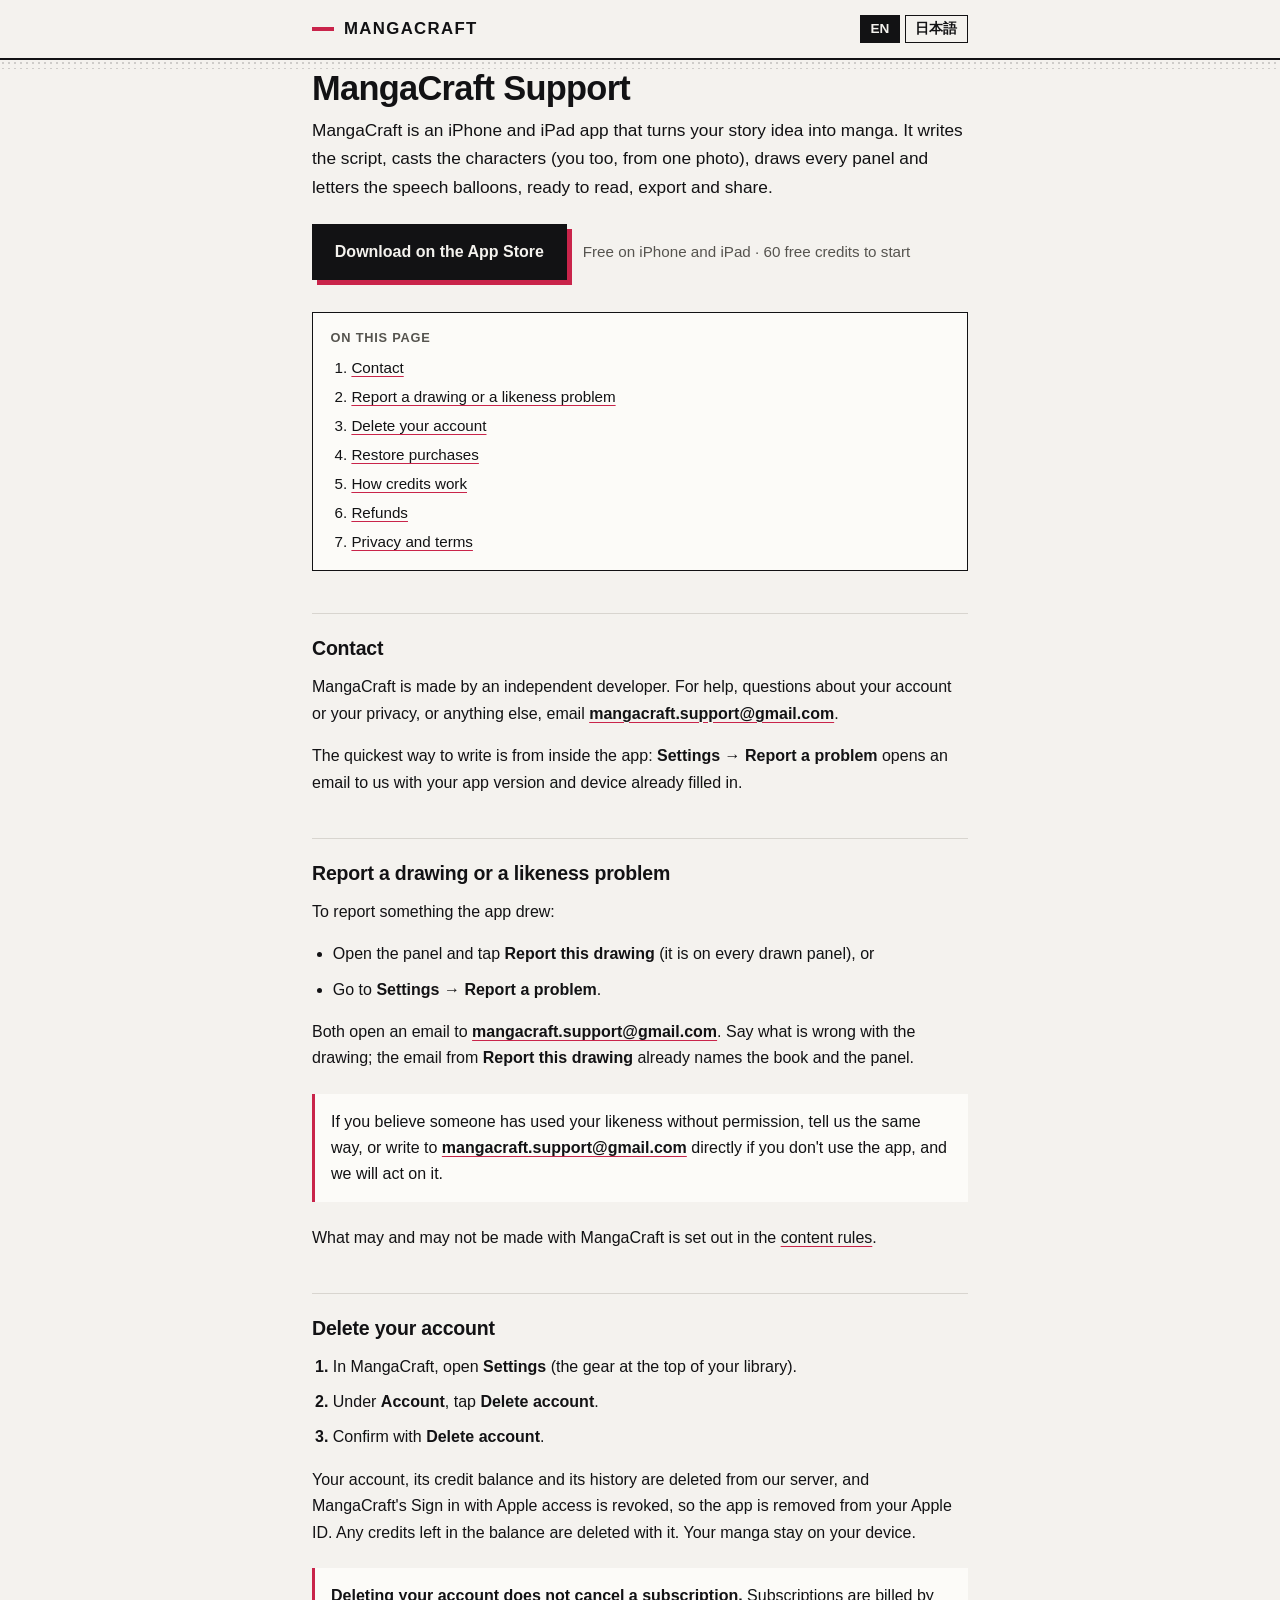
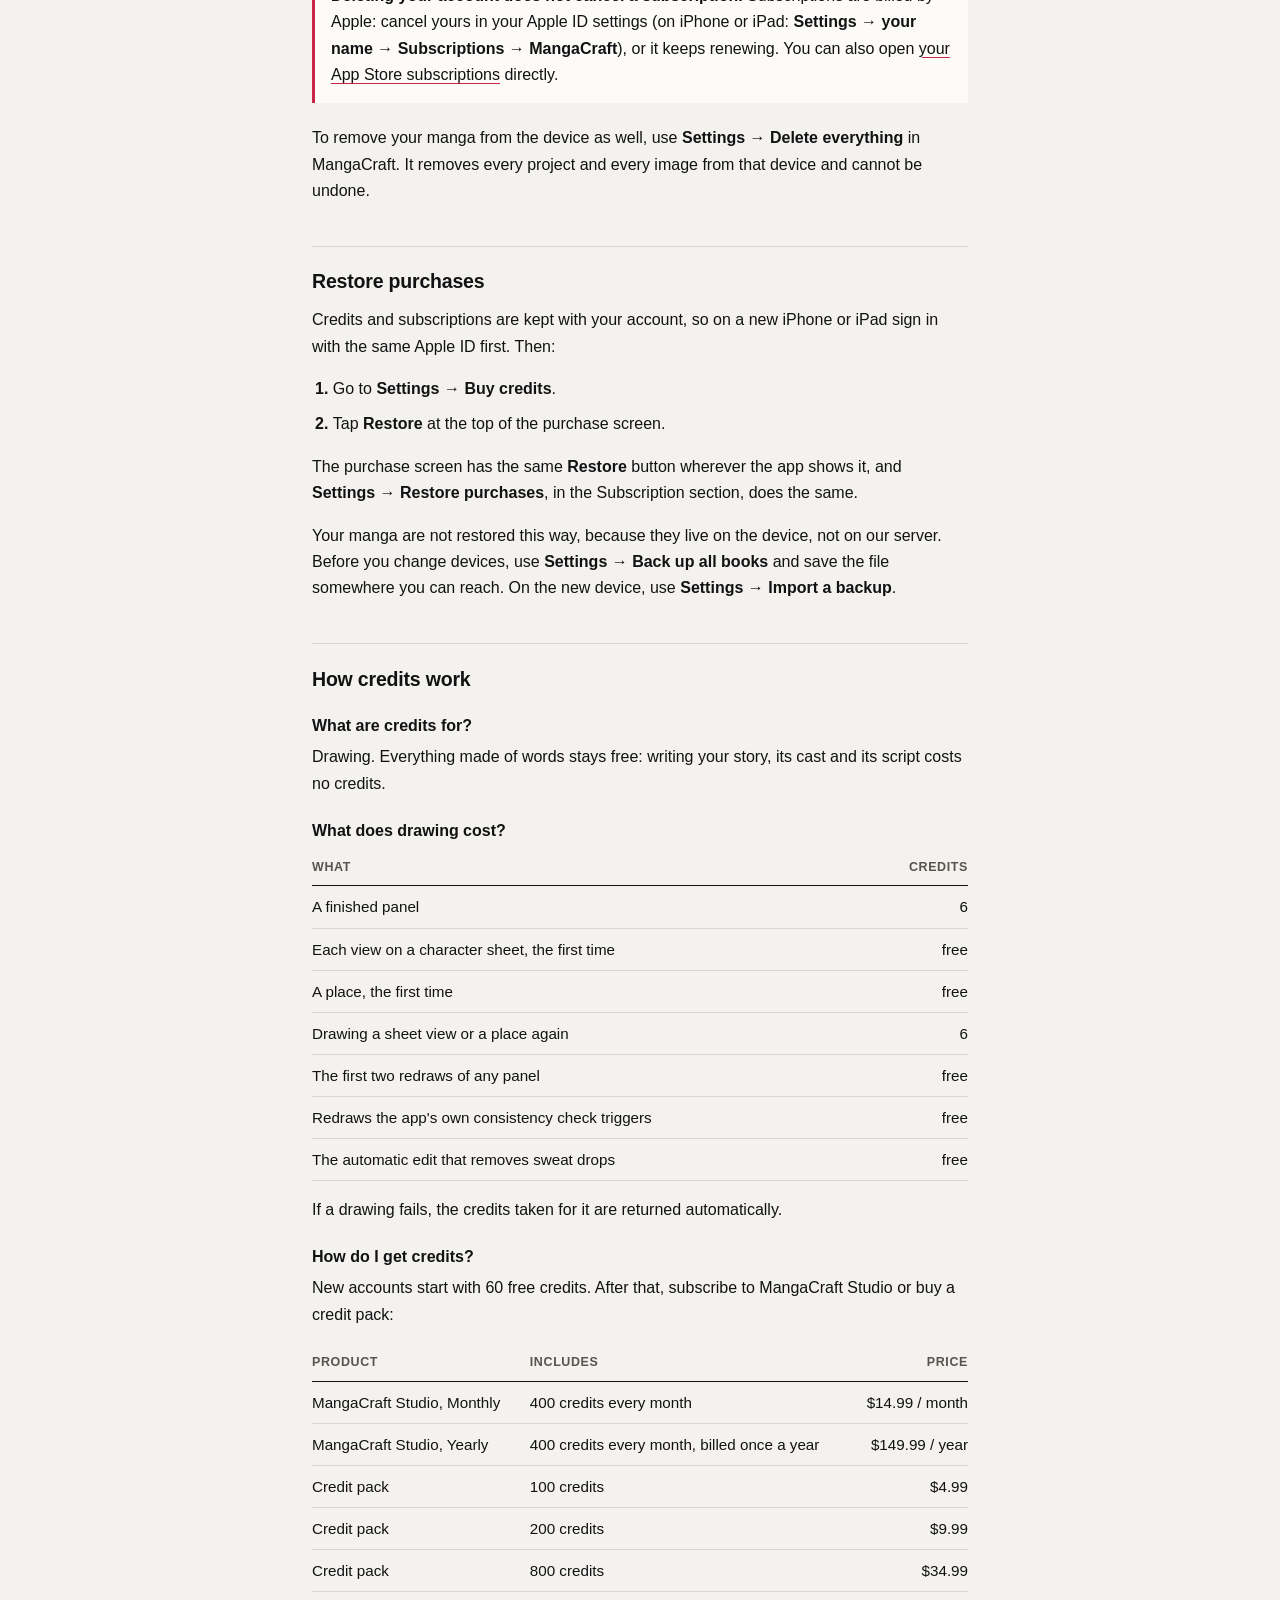
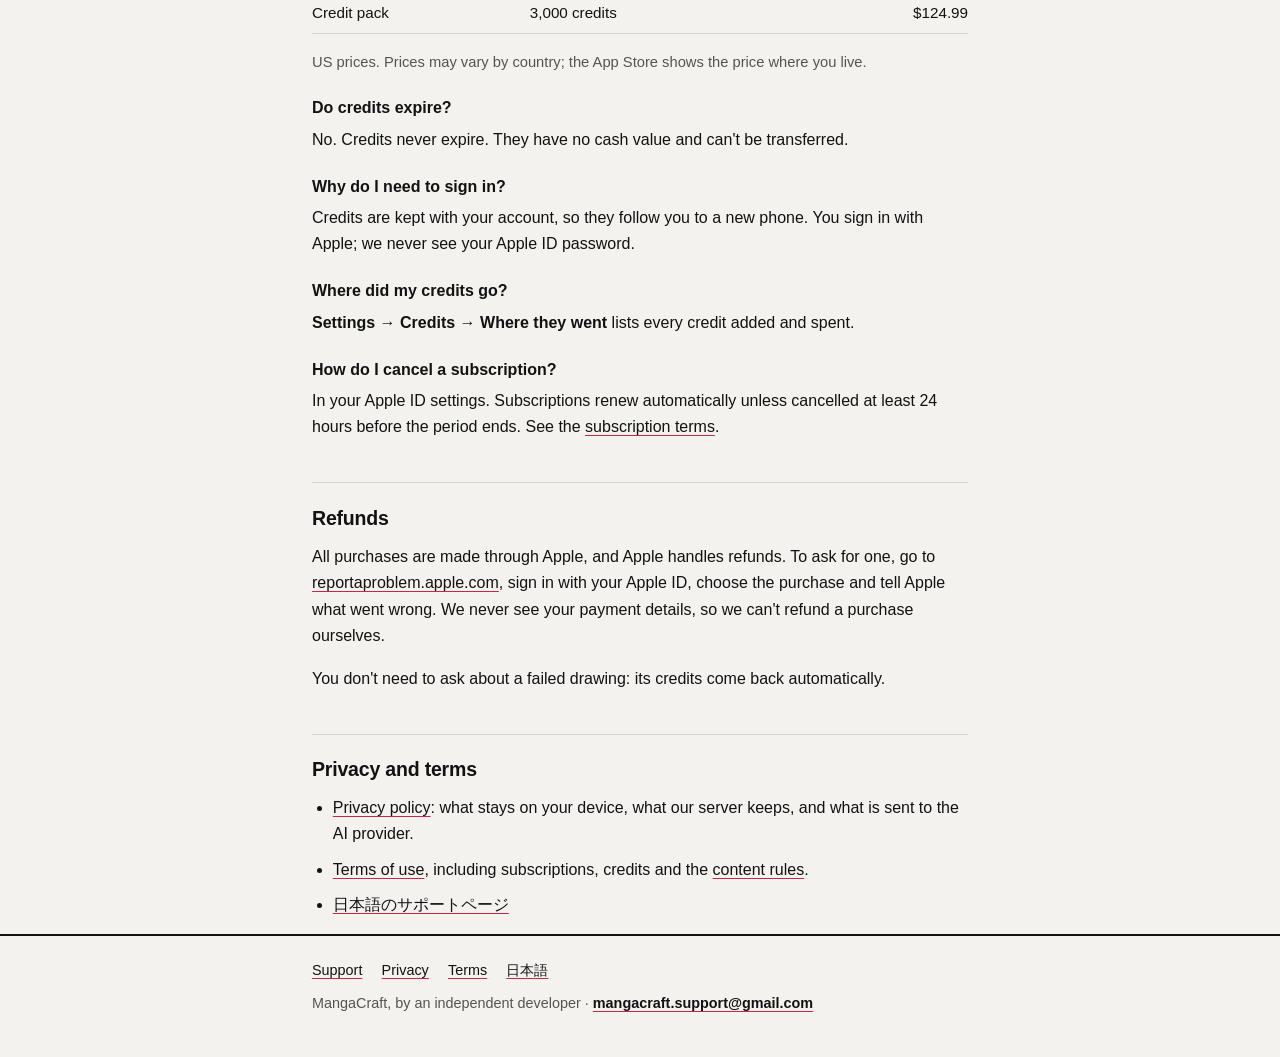
<file: index.html>
<!DOCTYPE html>
<html lang="en">
<head>
<meta charset="utf-8">
<meta name="viewport" content="width=device-width, initial-scale=1">
<meta name="color-scheme" content="light dark">
<title>MangaCraft Support</title>
<meta name="description" content="Help with MangaCraft: contact, reporting a drawing, deleting your account, restoring purchases, credits and refunds.">
<link rel="stylesheet" href="style.css">
<link rel="alternate" hreflang="en" href="index.html">
<link rel="alternate" hreflang="ja" href="ja/index.html">
</head>
<body>
<a class="skip" href="#main">Skip to content</a>
<header class="site-header">
  <div class="wrap">
    <a class="brand" href="index.html">MangaCraft</a>
    <nav class="lang" aria-label="Language">
      <a href="index.html" hreflang="en" lang="en" aria-current="page">EN</a>
      <a href="ja/index.html" hreflang="ja" lang="ja">日本語</a>
    </nav>
  </div>
</header>
<div class="tone" aria-hidden="true"></div>

<main id="main" class="wrap">

<h1>MangaCraft Support</h1>
<p class="lead">MangaCraft is an iPhone and iPad app that turns your story idea into manga. It writes the script, casts the characters (you too, from one photo), draws every panel and letters the speech balloons, ready to read, export and share.</p>
<p class="get"><a class="get-button" href="https://apps.apple.com/app/id6819908561">Download on the App Store</a> <span class="get-note">Free on iPhone and iPad · 60 free credits to start</span></p>

<nav class="toc" aria-label="On this page">
  <p>On this page</p>
  <ol>
    <li><a href="#contact">Contact</a></li>
    <li><a href="#report">Report a drawing or a likeness problem</a></li>
    <li><a href="#delete">Delete your account</a></li>
    <li><a href="#restore">Restore purchases</a></li>
    <li><a href="#credits">How credits work</a></li>
    <li><a href="#refunds">Refunds</a></li>
    <li><a href="#legal">Privacy and terms</a></li>
  </ol>
</nav>

<h2 id="contact">Contact</h2>
<p>MangaCraft is made by an independent developer. For help, questions about your account or your privacy, or anything else, email <a href="mailto:mangacraft.support@gmail.com">mangacraft.support@gmail.com</a>.</p>
<p>The quickest way to write is from inside the app: <span class="ui">Settings → Report a problem</span> opens an email to us with your app version and device already filled in.</p>

<h2 id="report">Report a drawing or a likeness problem</h2>
<p>To report something the app drew:</p>
<ul>
  <li>Open the panel and tap <span class="ui">Report this drawing</span> (it is on every drawn panel), or</li>
  <li>Go to <span class="ui">Settings → Report a problem</span>.</li>
</ul>
<p>Both open an email to <a href="mailto:mangacraft.support@gmail.com">mangacraft.support@gmail.com</a>. Say what is wrong with the drawing; the email from <span class="ui">Report this drawing</span> already names the book and the panel.</p>
<div class="box">
  <p>If you believe someone has used your likeness without permission, tell us the same way, or write to <a href="mailto:mangacraft.support@gmail.com">mangacraft.support@gmail.com</a> directly if you don't use the app, and we will act on it.</p>
</div>
<p>What may and may not be made with MangaCraft is set out in the <a href="terms.html#content-rules">content rules</a>.</p>

<h2 id="delete">Delete your account</h2>
<ol class="steps">
  <li>In MangaCraft, open <span class="ui">Settings</span> (the gear at the top of your library).</li>
  <li>Under <span class="ui">Account</span>, tap <span class="ui">Delete account</span>.</li>
  <li>Confirm with <span class="ui">Delete account</span>.</li>
</ol>
<p>Your account, its credit balance and its history are deleted from our server, and MangaCraft's Sign in with Apple access is revoked, so the app is removed from your Apple ID. Any credits left in the balance are deleted with it. Your manga stay on your device.</p>
<div class="box">
  <p><strong>Deleting your account does not cancel a subscription.</strong> Subscriptions are billed by Apple: cancel yours in your Apple ID settings (on iPhone or iPad: <span class="ui">Settings → your name → Subscriptions → MangaCraft</span>), or it keeps renewing. You can also open <a href="https://apps.apple.com/account/subscriptions">your App Store subscriptions</a> directly.</p>
</div>
<p>To remove your manga from the device as well, use <span class="ui">Settings → Delete everything</span> in MangaCraft. It removes every project and every image from that device and cannot be undone.</p>

<h2 id="restore">Restore purchases</h2>
<p>Credits and subscriptions are kept with your account, so on a new iPhone or iPad sign in with the same Apple ID first. Then:</p>
<ol class="steps">
  <li>Go to <span class="ui">Settings → Buy credits</span>.</li>
  <li>Tap <span class="ui">Restore</span> at the top of the purchase screen.</li>
</ol>
<p>The purchase screen has the same <span class="ui">Restore</span> button wherever the app shows it, and <span class="ui">Settings → Restore purchases</span>, in the Subscription section, does the same.</p>
<p>Your manga are not restored this way, because they live on the device, not on our server. Before you change devices, use <span class="ui">Settings → Back up all books</span> and save the file somewhere you can reach. On the new device, use <span class="ui">Settings → Import a backup</span>.</p>

<h2 id="credits">How credits work</h2>
<dl class="faq">
  <dt>What are credits for?</dt>
  <dd><p>Drawing. Everything made of words stays free: writing your story, its cast and its script costs no credits.</p></dd>

  <dt>What does drawing cost?</dt>
  <dd>
    <div class="table-wrap">
      <table>
        <thead><tr><th scope="col">What</th><th scope="col" class="num">Credits</th></tr></thead>
        <tbody>
          <tr><td>A finished panel</td><td class="num">6</td></tr>
          <tr><td>Each view on a character sheet, the first time</td><td class="num">free</td></tr>
          <tr><td>A place, the first time</td><td class="num">free</td></tr>
          <tr><td>Drawing a sheet view or a place again</td><td class="num">6</td></tr>
          <tr><td>The first two redraws of any panel</td><td class="num">free</td></tr>
          <tr><td>Redraws the app's own consistency check triggers</td><td class="num">free</td></tr>
          <tr><td>The automatic edit that removes sweat drops</td><td class="num">free</td></tr>
        </tbody>
      </table>
    </div>
    <p>If a drawing fails, the credits taken for it are returned automatically.</p>
  </dd>

  <dt>How do I get credits?</dt>
  <dd>
    <p>New accounts start with 60 free credits. After that, subscribe to MangaCraft Studio or buy a credit pack:</p>
    <div class="table-wrap">
      <table>
        <thead><tr><th scope="col">Product</th><th scope="col">Includes</th><th scope="col" class="num">Price</th></tr></thead>
        <tbody>
          <tr><td>MangaCraft Studio, Monthly</td><td>400 credits every month</td><td class="num">$14.99 / month</td></tr>
          <tr><td>MangaCraft Studio, Yearly</td><td>400 credits every month, billed once a year</td><td class="num">$149.99 / year</td></tr>
          <tr><td>Credit pack</td><td>100 credits</td><td class="num">$4.99</td></tr>
          <tr><td>Credit pack</td><td>200 credits</td><td class="num">$9.99</td></tr>
          <tr><td>Credit pack</td><td>800 credits</td><td class="num">$34.99</td></tr>
          <tr><td>Credit pack</td><td>3,000 credits</td><td class="num">$124.99</td></tr>
        </tbody>
      </table>
    </div>
    <p class="note">US prices. Prices may vary by country; the App Store shows the price where you live.</p>
  </dd>

  <dt>Do credits expire?</dt>
  <dd><p>No. Credits never expire. They have no cash value and can't be transferred.</p></dd>

  <dt>Why do I need to sign in?</dt>
  <dd><p>Credits are kept with your account, so they follow you to a new phone. You sign in with Apple; we never see your Apple ID password.</p></dd>

  <dt>Where did my credits go?</dt>
  <dd><p><span class="ui">Settings → Credits → Where they went</span> lists every credit added and spent.</p></dd>

  <dt>How do I cancel a subscription?</dt>
  <dd><p>In your Apple ID settings. Subscriptions renew automatically unless cancelled at least 24 hours before the period ends. See the <a href="terms.html#subscriptions">subscription terms</a>.</p></dd>
</dl>

<h2 id="refunds">Refunds</h2>
<p>All purchases are made through Apple, and Apple handles refunds. To ask for one, go to <a href="https://reportaproblem.apple.com">reportaproblem.apple.com</a>, sign in with your Apple ID, choose the purchase and tell Apple what went wrong. We never see your payment details, so we can't refund a purchase ourselves.</p>
<p>You don't need to ask about a failed drawing: its credits come back automatically.</p>

<h2 id="legal">Privacy and terms</h2>
<ul>
  <li><a href="privacy.html">Privacy policy</a>: what stays on your device, what our server keeps, and what is sent to the AI provider.</li>
  <li><a href="terms.html">Terms of use</a>, including subscriptions, credits and the <a href="terms.html#content-rules">content rules</a>.</li>
  <li><a href="ja/index.html" hreflang="ja" lang="ja">日本語のサポートページ</a></li>
</ul>

</main>

<footer class="site-footer">
  <div class="wrap">
    <nav aria-label="Site">
      <a href="index.html">Support</a>
      <a href="privacy.html">Privacy</a>
      <a href="terms.html">Terms</a>
      <a href="ja/index.html" hreflang="ja" lang="ja">日本語</a>
    </nav>
    <p>MangaCraft, by an independent developer · <a href="mailto:mangacraft.support@gmail.com">mangacraft.support@gmail.com</a></p>
  </div>
</footer>
</body>
</html>
</file>
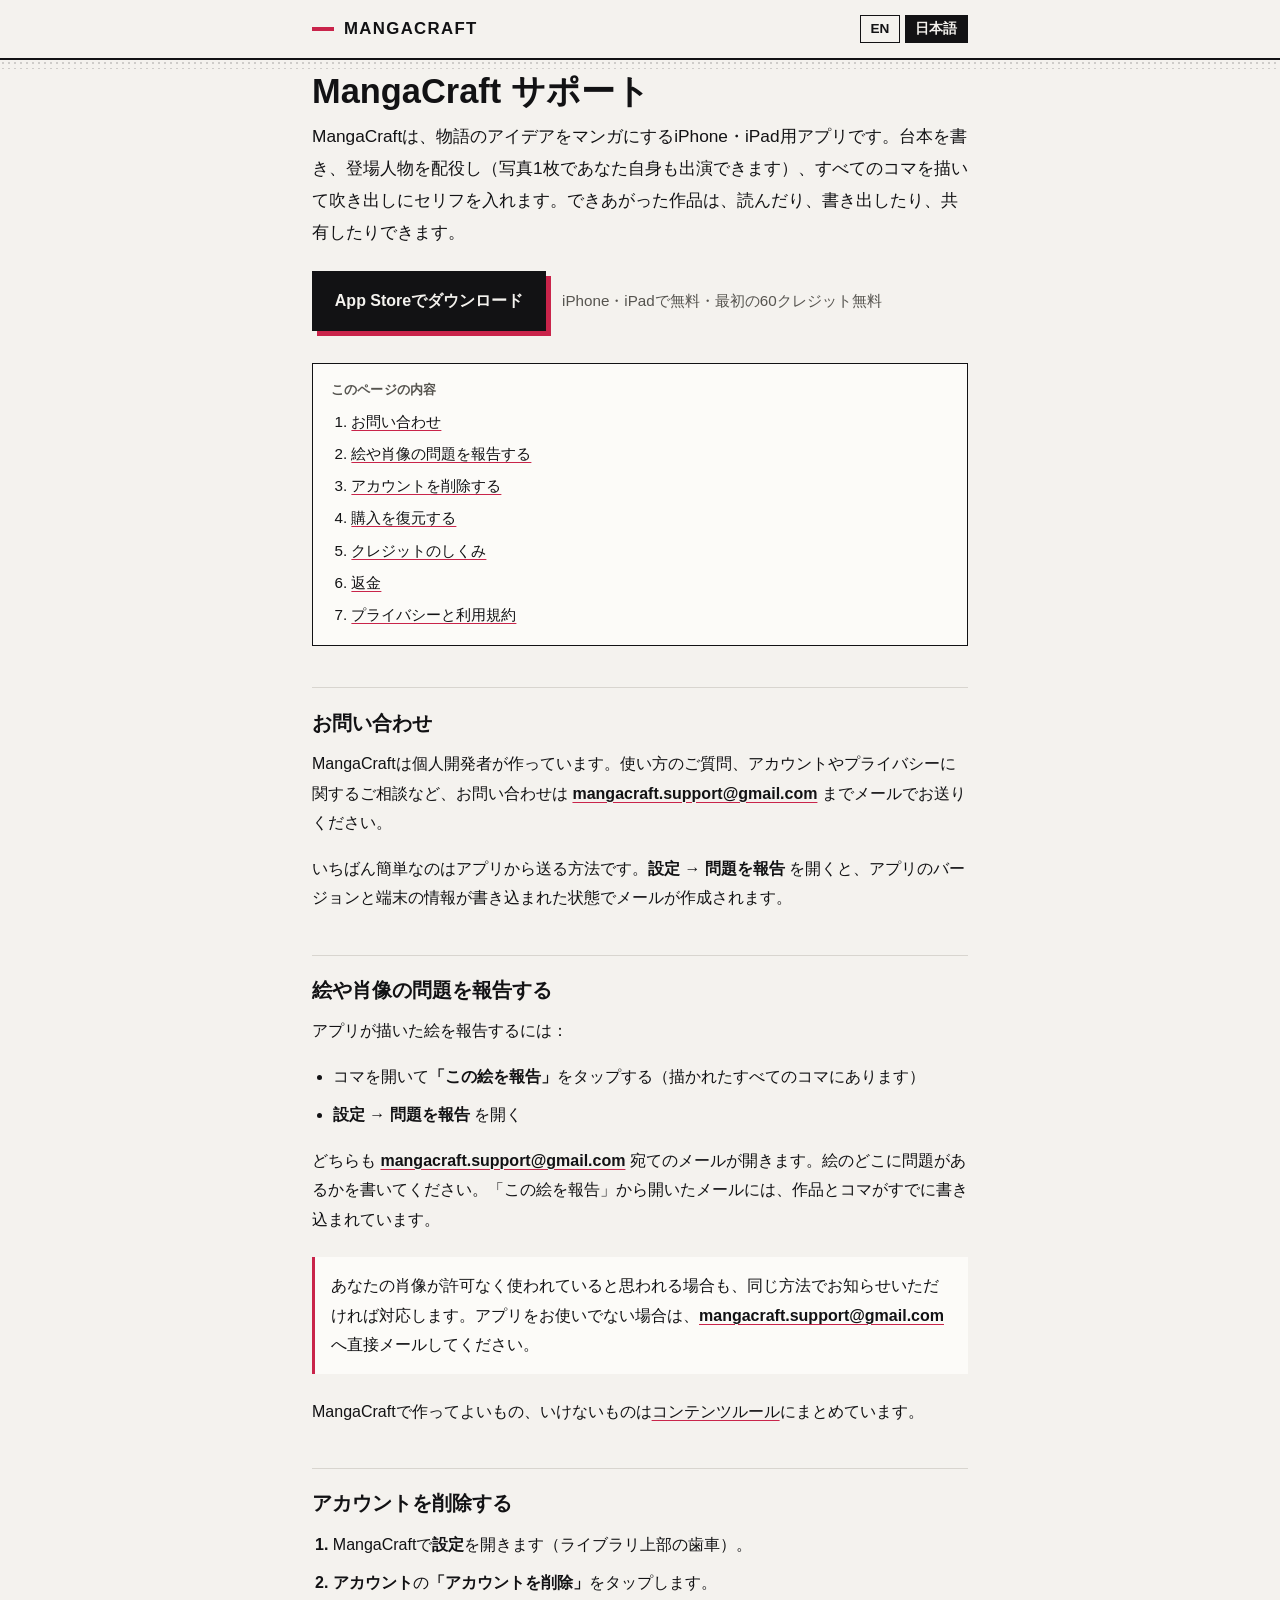
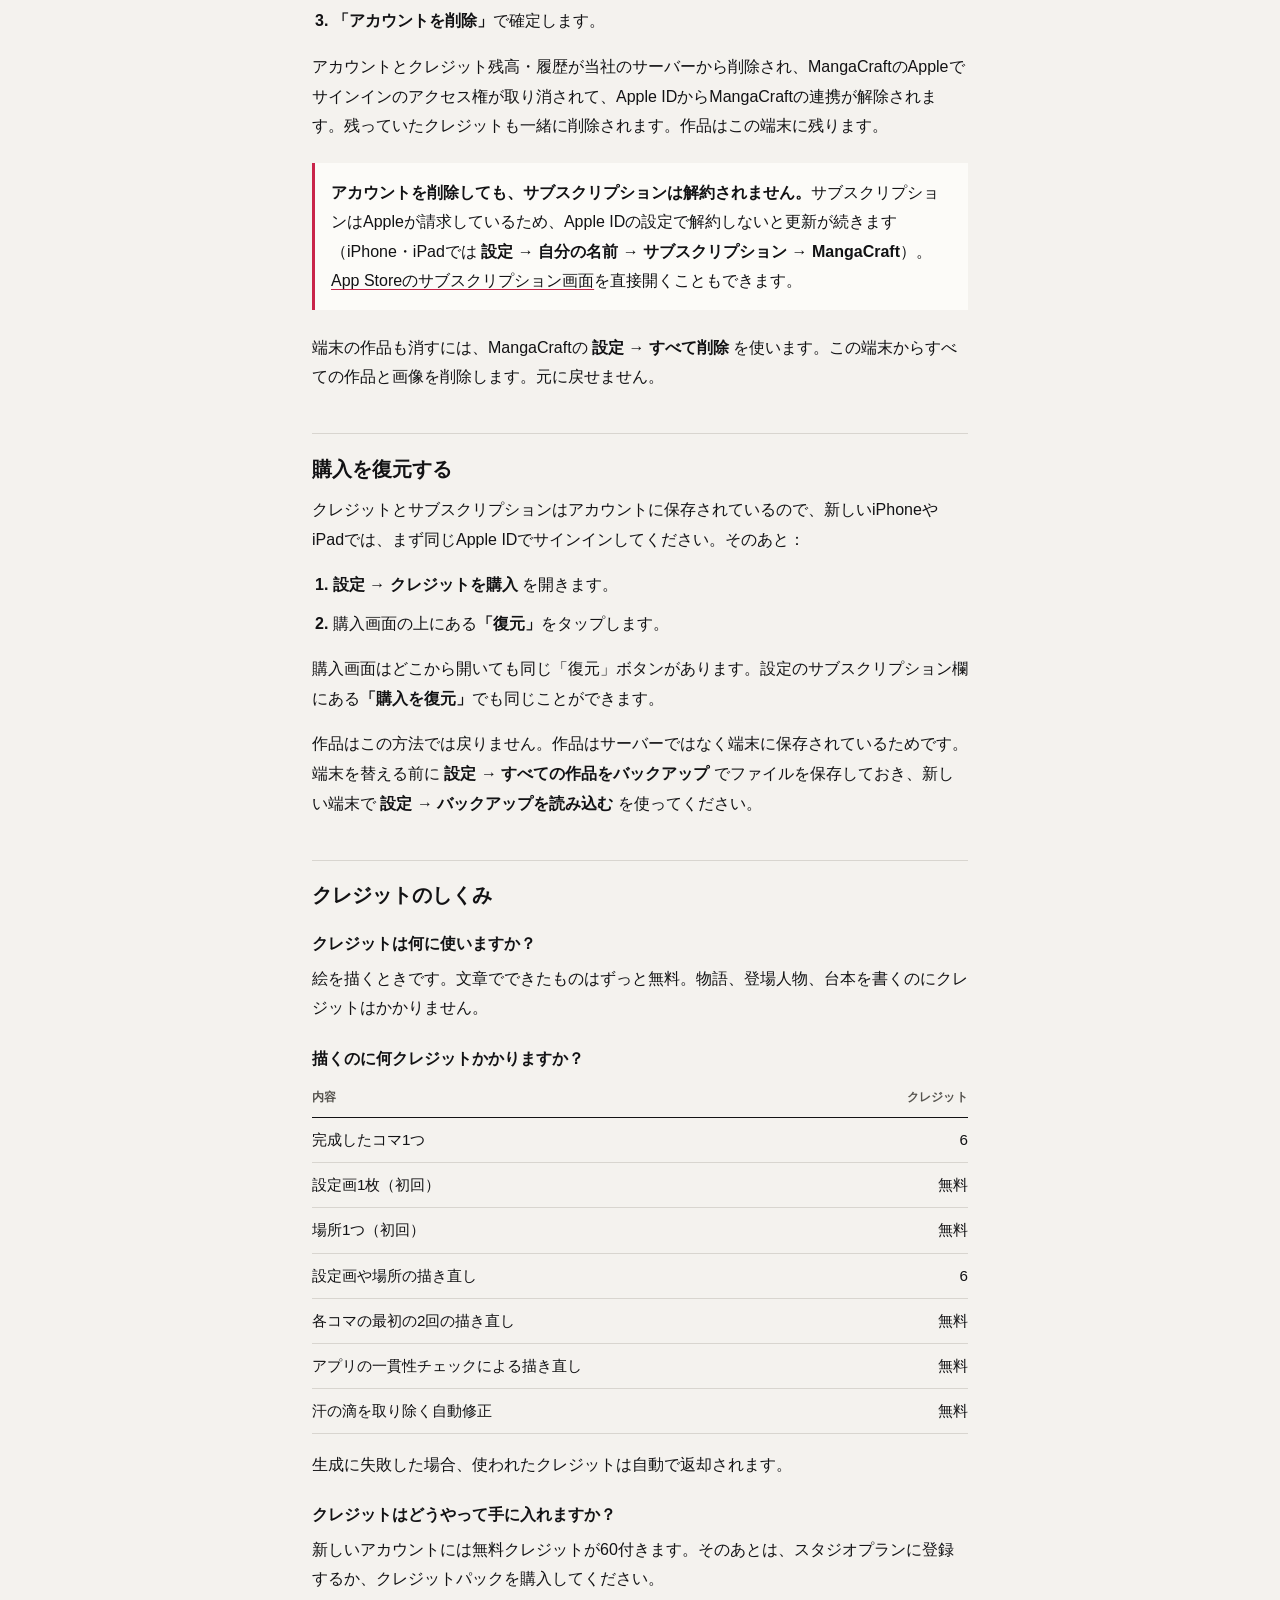
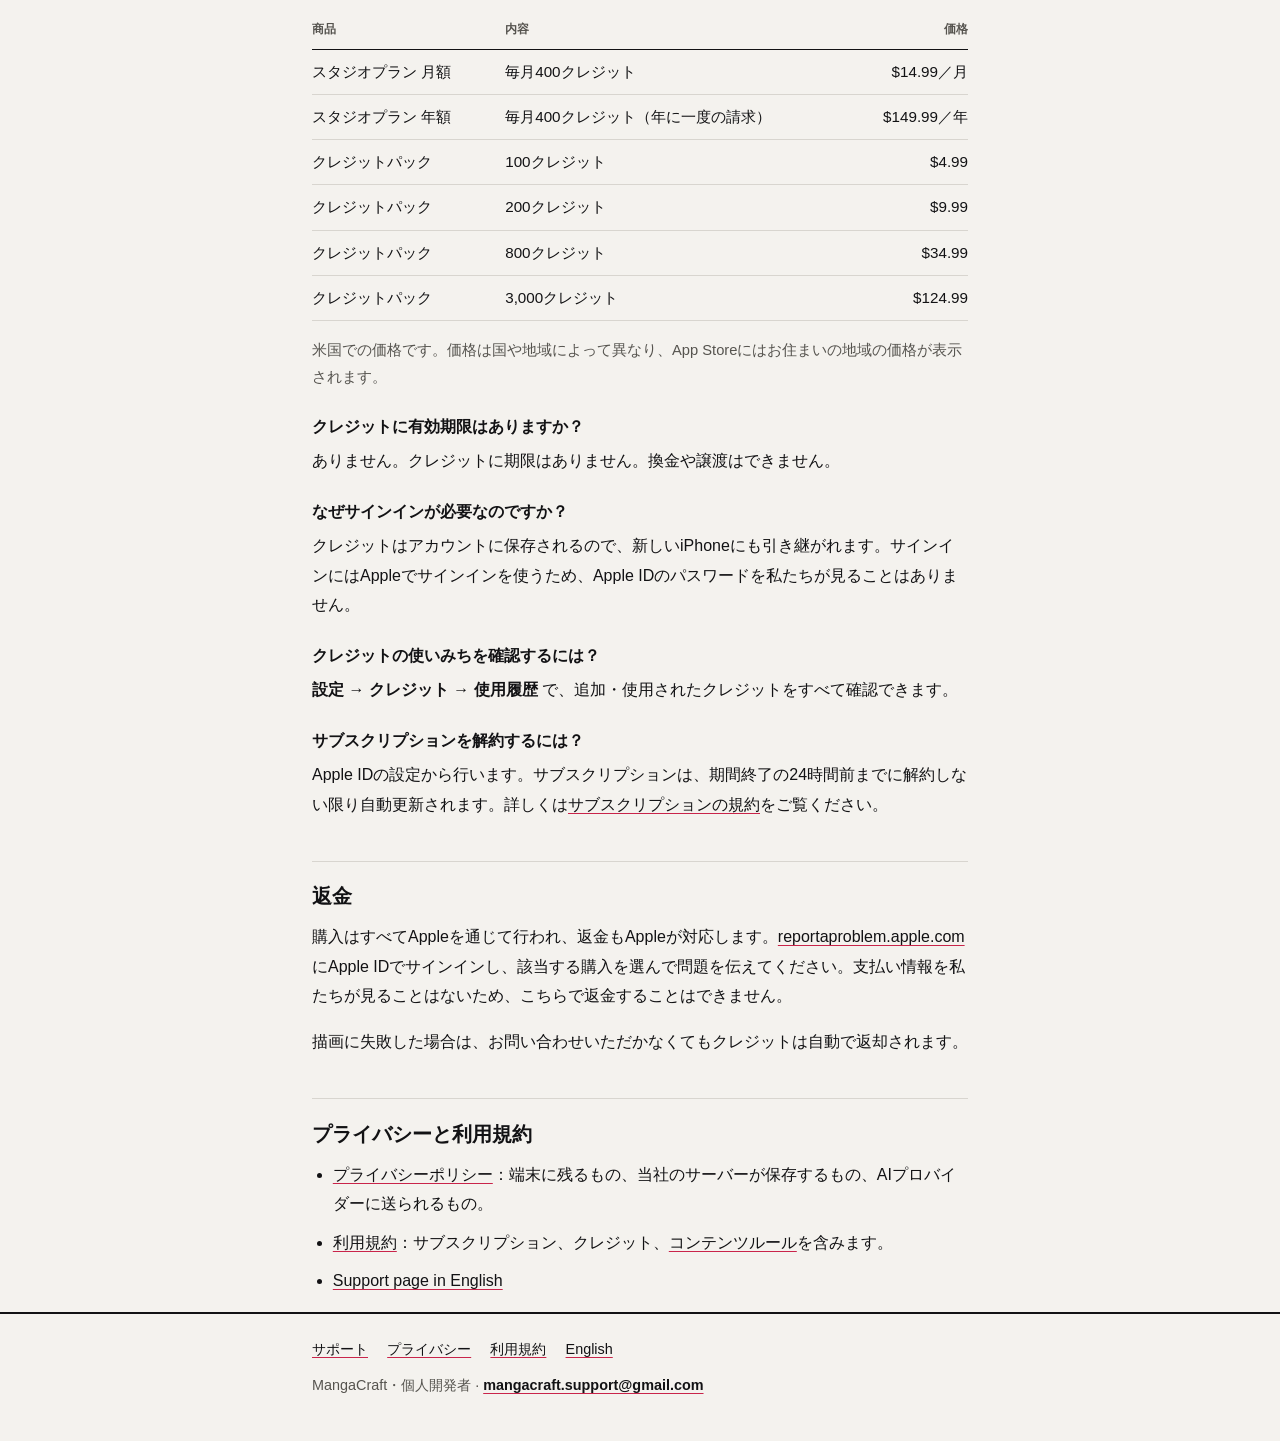
<file: ja/index.html>
<!DOCTYPE html>
<html lang="ja">
<head>
<meta charset="utf-8">
<meta name="viewport" content="width=device-width, initial-scale=1">
<meta name="color-scheme" content="light dark">
<title>MangaCraft サポート</title>
<meta name="description" content="MangaCraftのサポート：お問い合わせ、絵の報告、アカウントの削除、購入の復元、クレジット、返金について。">
<link rel="stylesheet" href="../style.css">
<link rel="alternate" hreflang="en" href="../index.html">
<link rel="alternate" hreflang="ja" href="index.html">
</head>
<body>
<a class="skip" href="#main">本文へ移動</a>
<header class="site-header">
  <div class="wrap">
    <a class="brand" href="index.html">MangaCraft</a>
    <nav class="lang" aria-label="言語">
      <a href="../index.html" hreflang="en" lang="en">EN</a>
      <a href="index.html" hreflang="ja" lang="ja" aria-current="page">日本語</a>
    </nav>
  </div>
</header>
<div class="tone" aria-hidden="true"></div>

<main id="main" class="wrap">

<h1>MangaCraft サポート</h1>
<p class="lead">MangaCraftは、物語のアイデアをマンガにするiPhone・iPad用アプリです。台本を書き、登場人物を配役し（写真1枚であなた自身も出演できます）、すべてのコマを描いて吹き出しにセリフを入れます。できあがった作品は、読んだり、書き出したり、共有したりできます。</p>
<p class="get"><a class="get-button" href="https://apps.apple.com/app/id6819908561">App Storeでダウンロード</a> <span class="get-note">iPhone・iPadで無料・最初の60クレジット無料</span></p>

<nav class="toc" aria-label="このページの内容">
  <p>このページの内容</p>
  <ol>
    <li><a href="#contact">お問い合わせ</a></li>
    <li><a href="#report">絵や肖像の問題を報告する</a></li>
    <li><a href="#delete">アカウントを削除する</a></li>
    <li><a href="#restore">購入を復元する</a></li>
    <li><a href="#credits">クレジットのしくみ</a></li>
    <li><a href="#refunds">返金</a></li>
    <li><a href="#legal">プライバシーと利用規約</a></li>
  </ol>
</nav>

<h2 id="contact">お問い合わせ</h2>
<p>MangaCraftは個人開発者が作っています。使い方のご質問、アカウントやプライバシーに関するご相談など、お問い合わせは <a href="mailto:mangacraft.support@gmail.com">mangacraft.support@gmail.com</a> までメールでお送りください。</p>
<p>いちばん簡単なのはアプリから送る方法です。<span class="ui">設定 → 問題を報告</span> を開くと、アプリのバージョンと端末の情報が書き込まれた状態でメールが作成されます。</p>

<h2 id="report">絵や肖像の問題を報告する</h2>
<p>アプリが描いた絵を報告するには：</p>
<ul>
  <li>コマを開いて<span class="ui">「この絵を報告」</span>をタップする（描かれたすべてのコマにあります）</li>
  <li><span class="ui">設定 → 問題を報告</span> を開く</li>
</ul>
<p>どちらも <a href="mailto:mangacraft.support@gmail.com">mangacraft.support@gmail.com</a> 宛てのメールが開きます。絵のどこに問題があるかを書いてください。「この絵を報告」から開いたメールには、作品とコマがすでに書き込まれています。</p>
<div class="box">
  <p>あなたの肖像が許可なく使われていると思われる場合も、同じ方法でお知らせいただければ対応します。アプリをお使いでない場合は、<a href="mailto:mangacraft.support@gmail.com">mangacraft.support@gmail.com</a> へ直接メールしてください。</p>
</div>
<p>MangaCraftで作ってよいもの、いけないものは<a href="terms.html#content-rules">コンテンツルール</a>にまとめています。</p>

<h2 id="delete">アカウントを削除する</h2>
<ol class="steps">
  <li>MangaCraftで<span class="ui">設定</span>を開きます（ライブラリ上部の歯車）。</li>
  <li><span class="ui">アカウント</span>の<span class="ui">「アカウントを削除」</span>をタップします。</li>
  <li><span class="ui">「アカウントを削除」</span>で確定します。</li>
</ol>
<p>アカウントとクレジット残高・履歴が当社のサーバーから削除され、MangaCraftのAppleでサインインのアクセス権が取り消されて、Apple IDからMangaCraftの連携が解除されます。残っていたクレジットも一緒に削除されます。作品はこの端末に残ります。</p>
<div class="box">
  <p><strong>アカウントを削除しても、サブスクリプションは解約されません。</strong>サブスクリプションはAppleが請求しているため、Apple IDの設定で解約しないと更新が続きます（iPhone・iPadでは <span class="ui">設定 → 自分の名前 → サブスクリプション → MangaCraft</span>）。<a href="https://apps.apple.com/account/subscriptions">App Storeのサブスクリプション画面</a>を直接開くこともできます。</p>
</div>
<p>端末の作品も消すには、MangaCraftの <span class="ui">設定 → すべて削除</span> を使います。この端末からすべての作品と画像を削除します。元に戻せません。</p>

<h2 id="restore">購入を復元する</h2>
<p>クレジットとサブスクリプションはアカウントに保存されているので、新しいiPhoneやiPadでは、まず同じApple IDでサインインしてください。そのあと：</p>
<ol class="steps">
  <li><span class="ui">設定 → クレジットを購入</span> を開きます。</li>
  <li>購入画面の上にある<span class="ui">「復元」</span>をタップします。</li>
</ol>
<p>購入画面はどこから開いても同じ「復元」ボタンがあります。設定のサブスクリプション欄にある<span class="ui">「購入を復元」</span>でも同じことができます。</p>
<p>作品はこの方法では戻りません。作品はサーバーではなく端末に保存されているためです。端末を替える前に <span class="ui">設定 → すべての作品をバックアップ</span> でファイルを保存しておき、新しい端末で <span class="ui">設定 → バックアップを読み込む</span> を使ってください。</p>

<h2 id="credits">クレジットのしくみ</h2>
<dl class="faq">
  <dt>クレジットは何に使いますか？</dt>
  <dd><p>絵を描くときです。文章でできたものはずっと無料。物語、登場人物、台本を書くのにクレジットはかかりません。</p></dd>

  <dt>描くのに何クレジットかかりますか？</dt>
  <dd>
    <div class="table-wrap">
      <table>
        <thead><tr><th scope="col">内容</th><th scope="col" class="num">クレジット</th></tr></thead>
        <tbody>
          <tr><td>完成したコマ1つ</td><td class="num">6</td></tr>
          <tr><td>設定画1枚（初回）</td><td class="num">無料</td></tr>
          <tr><td>場所1つ（初回）</td><td class="num">無料</td></tr>
          <tr><td>設定画や場所の描き直し</td><td class="num">6</td></tr>
          <tr><td>各コマの最初の2回の描き直し</td><td class="num">無料</td></tr>
          <tr><td>アプリの一貫性チェックによる描き直し</td><td class="num">無料</td></tr>
          <tr><td>汗の滴を取り除く自動修正</td><td class="num">無料</td></tr>
        </tbody>
      </table>
    </div>
    <p>生成に失敗した場合、使われたクレジットは自動で返却されます。</p>
  </dd>

  <dt>クレジットはどうやって手に入れますか？</dt>
  <dd>
    <p>新しいアカウントには無料クレジットが60付きます。そのあとは、スタジオプランに登録するか、クレジットパックを購入してください。</p>
    <div class="table-wrap">
      <table>
        <thead><tr><th scope="col">商品</th><th scope="col">内容</th><th scope="col" class="num">価格</th></tr></thead>
        <tbody>
          <tr><td>スタジオプラン 月額</td><td>毎月400クレジット</td><td class="num">$14.99／月</td></tr>
          <tr><td>スタジオプラン 年額</td><td>毎月400クレジット（年に一度の請求）</td><td class="num">$149.99／年</td></tr>
          <tr><td>クレジットパック</td><td>100クレジット</td><td class="num">$4.99</td></tr>
          <tr><td>クレジットパック</td><td>200クレジット</td><td class="num">$9.99</td></tr>
          <tr><td>クレジットパック</td><td>800クレジット</td><td class="num">$34.99</td></tr>
          <tr><td>クレジットパック</td><td>3,000クレジット</td><td class="num">$124.99</td></tr>
        </tbody>
      </table>
    </div>
    <p class="note">米国での価格です。価格は国や地域によって異なり、App Storeにはお住まいの地域の価格が表示されます。</p>
  </dd>

  <dt>クレジットに有効期限はありますか？</dt>
  <dd><p>ありません。クレジットに期限はありません。換金や譲渡はできません。</p></dd>

  <dt>なぜサインインが必要なのですか？</dt>
  <dd><p>クレジットはアカウントに保存されるので、新しいiPhoneにも引き継がれます。サインインにはAppleでサインインを使うため、Apple IDのパスワードを私たちが見ることはありません。</p></dd>

  <dt>クレジットの使いみちを確認するには？</dt>
  <dd><p><span class="ui">設定 → クレジット → 使用履歴</span> で、追加・使用されたクレジットをすべて確認できます。</p></dd>

  <dt>サブスクリプションを解約するには？</dt>
  <dd><p>Apple IDの設定から行います。サブスクリプションは、期間終了の24時間前までに解約しない限り自動更新されます。詳しくは<a href="terms.html#subscriptions">サブスクリプションの規約</a>をご覧ください。</p></dd>
</dl>

<h2 id="refunds">返金</h2>
<p>購入はすべてAppleを通じて行われ、返金もAppleが対応します。<a href="https://reportaproblem.apple.com">reportaproblem.apple.com</a> にApple IDでサインインし、該当する購入を選んで問題を伝えてください。支払い情報を私たちが見ることはないため、こちらで返金することはできません。</p>
<p>描画に失敗した場合は、お問い合わせいただかなくてもクレジットは自動で返却されます。</p>

<h2 id="legal">プライバシーと利用規約</h2>
<ul>
  <li><a href="privacy.html">プライバシーポリシー</a>：端末に残るもの、当社のサーバーが保存するもの、AIプロバイダーに送られるもの。</li>
  <li><a href="terms.html">利用規約</a>：サブスクリプション、クレジット、<a href="terms.html#content-rules">コンテンツルール</a>を含みます。</li>
  <li><a href="../index.html" hreflang="en" lang="en">Support page in English</a></li>
</ul>

</main>

<footer class="site-footer">
  <div class="wrap">
    <nav aria-label="サイト">
      <a href="index.html">サポート</a>
      <a href="privacy.html">プライバシー</a>
      <a href="terms.html">利用規約</a>
      <a href="../index.html" hreflang="en" lang="en">English</a>
    </nav>
    <p>MangaCraft・個人開発者 · <a href="mailto:mangacraft.support@gmail.com">mangacraft.support@gmail.com</a></p>
  </div>
</footer>
</body>
</html>
</file>
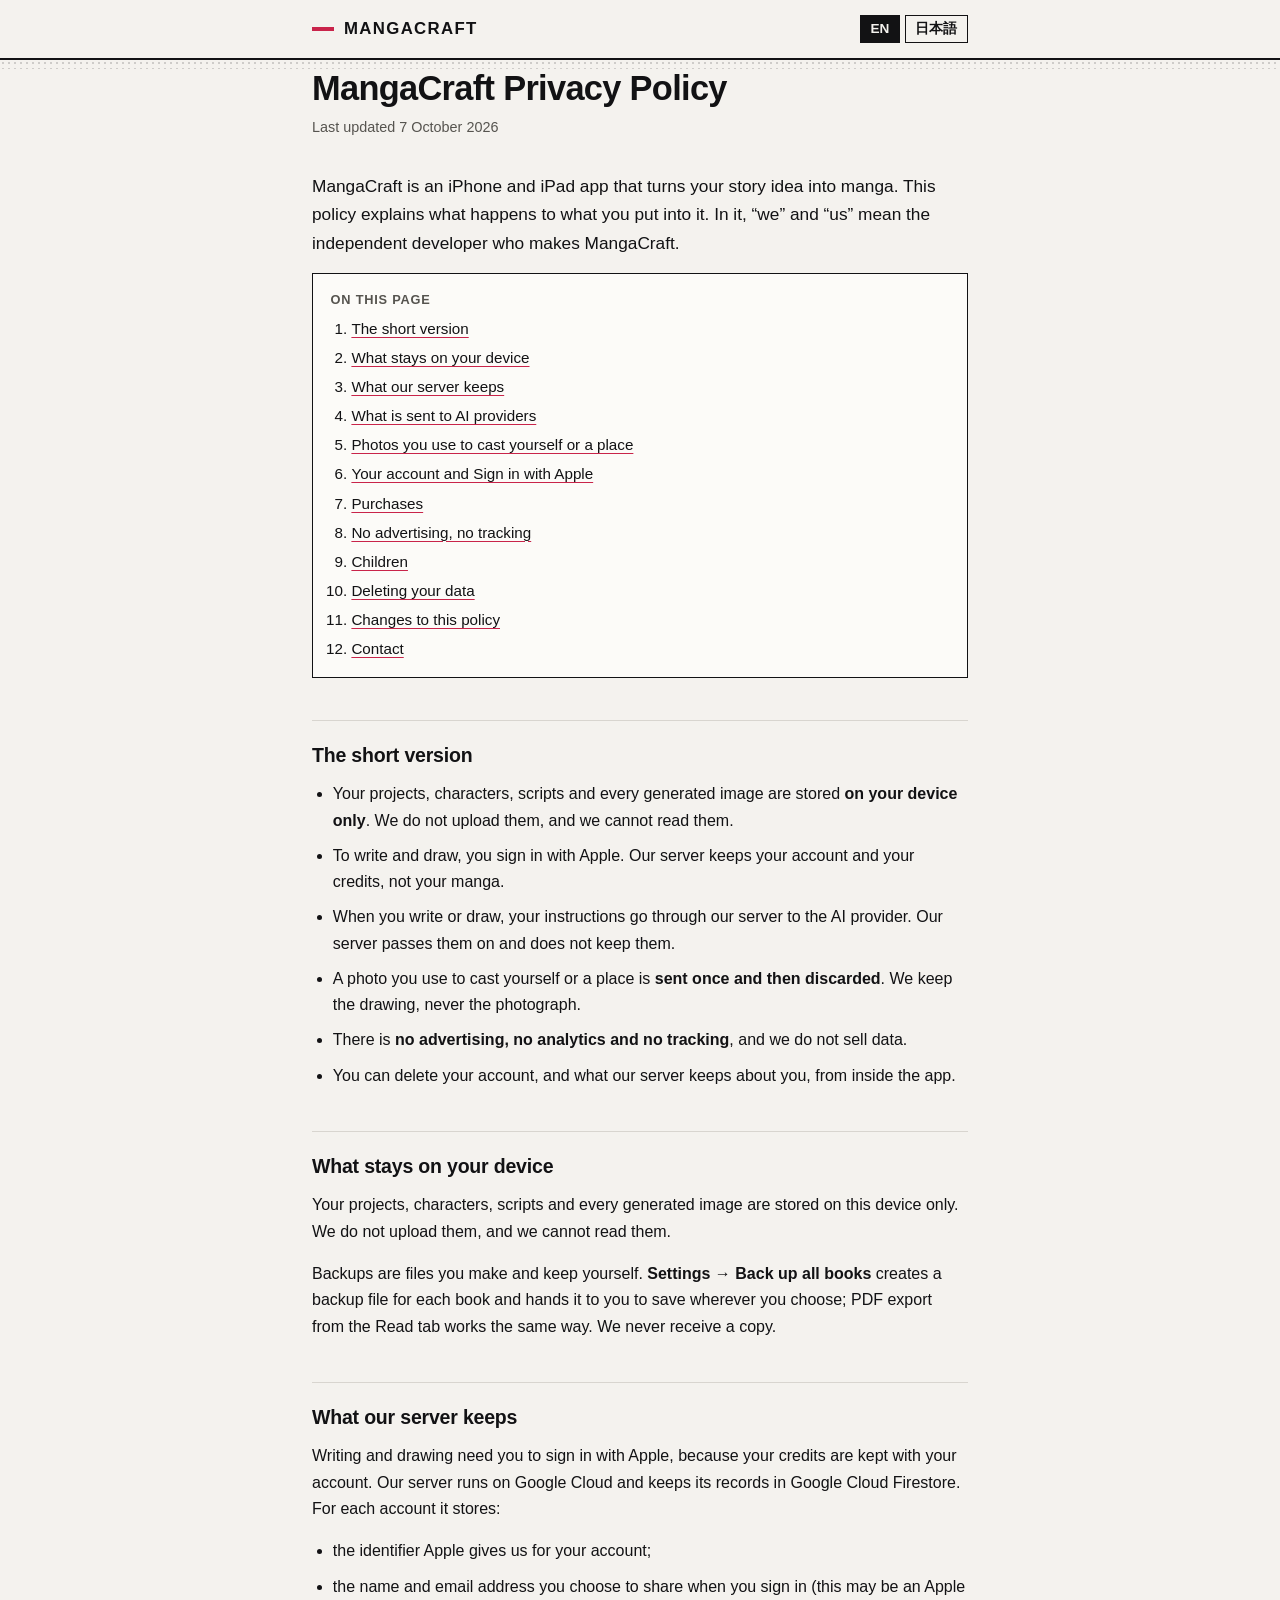
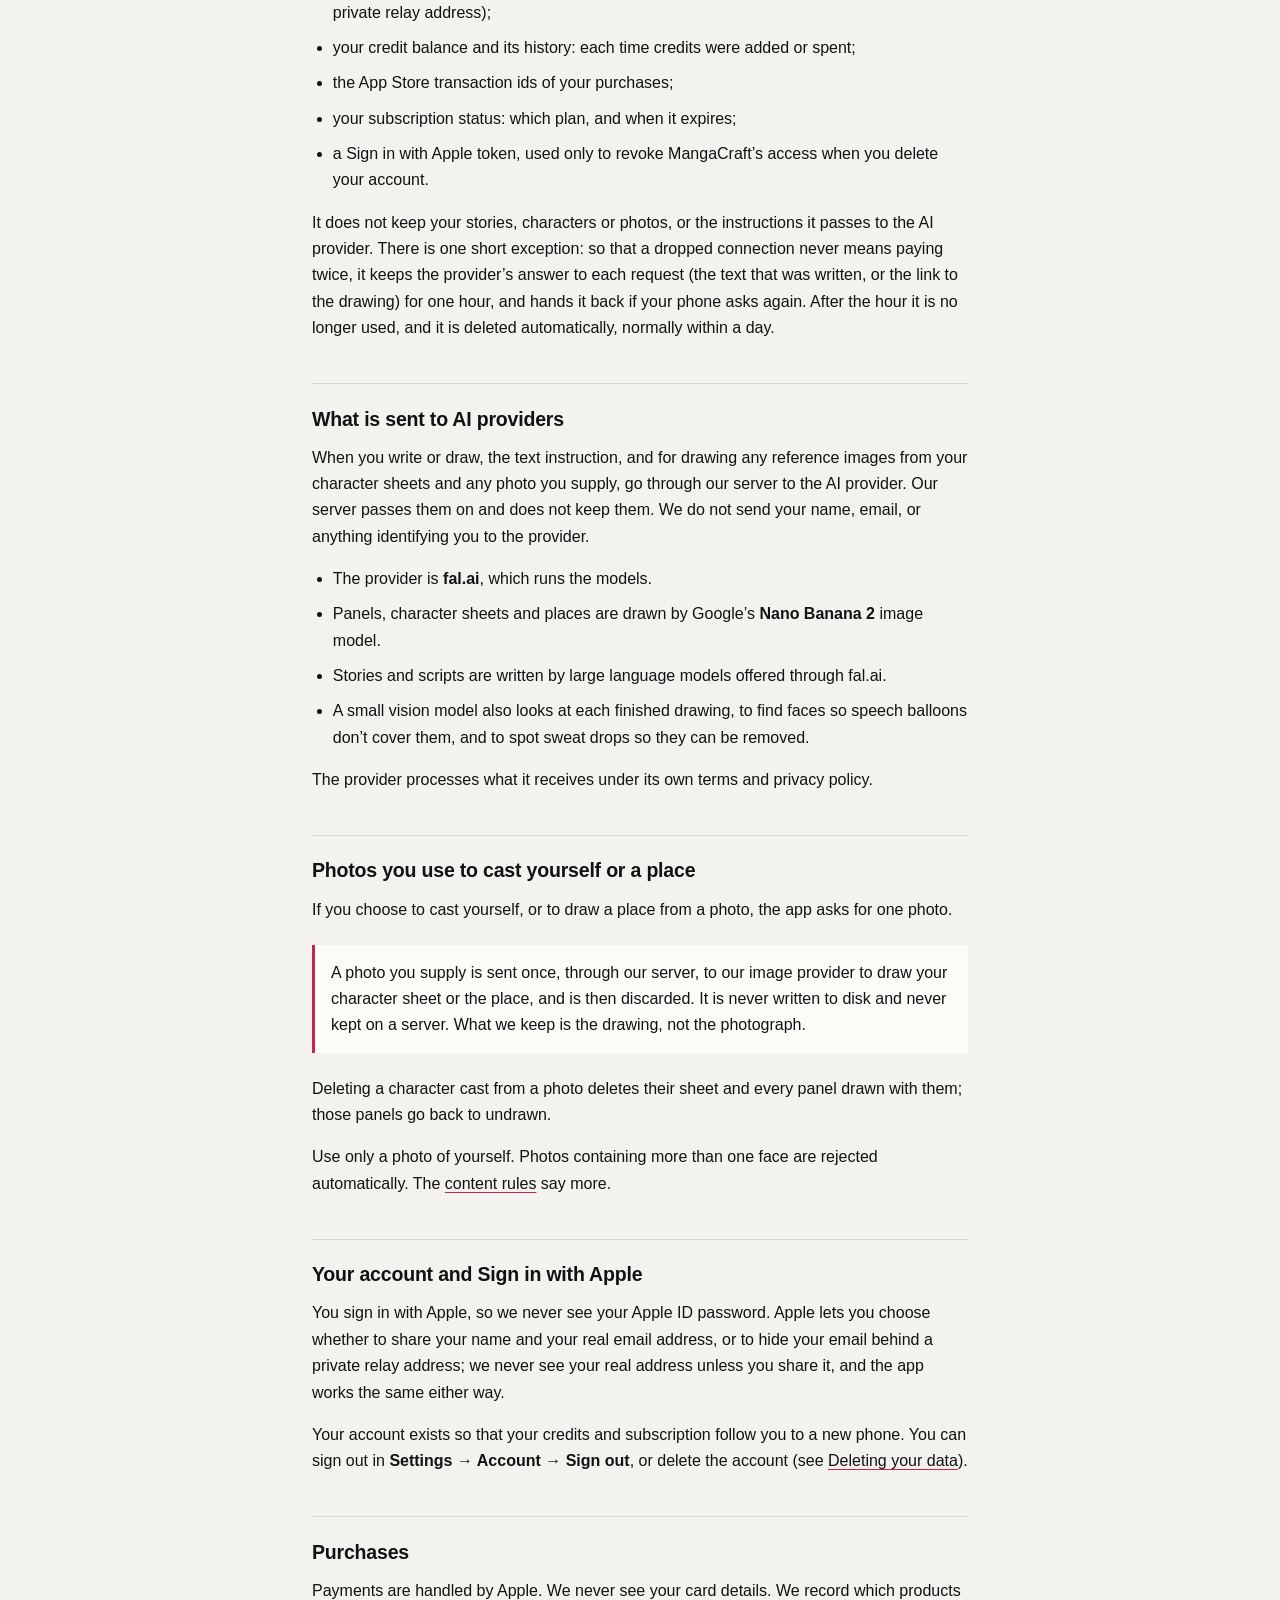
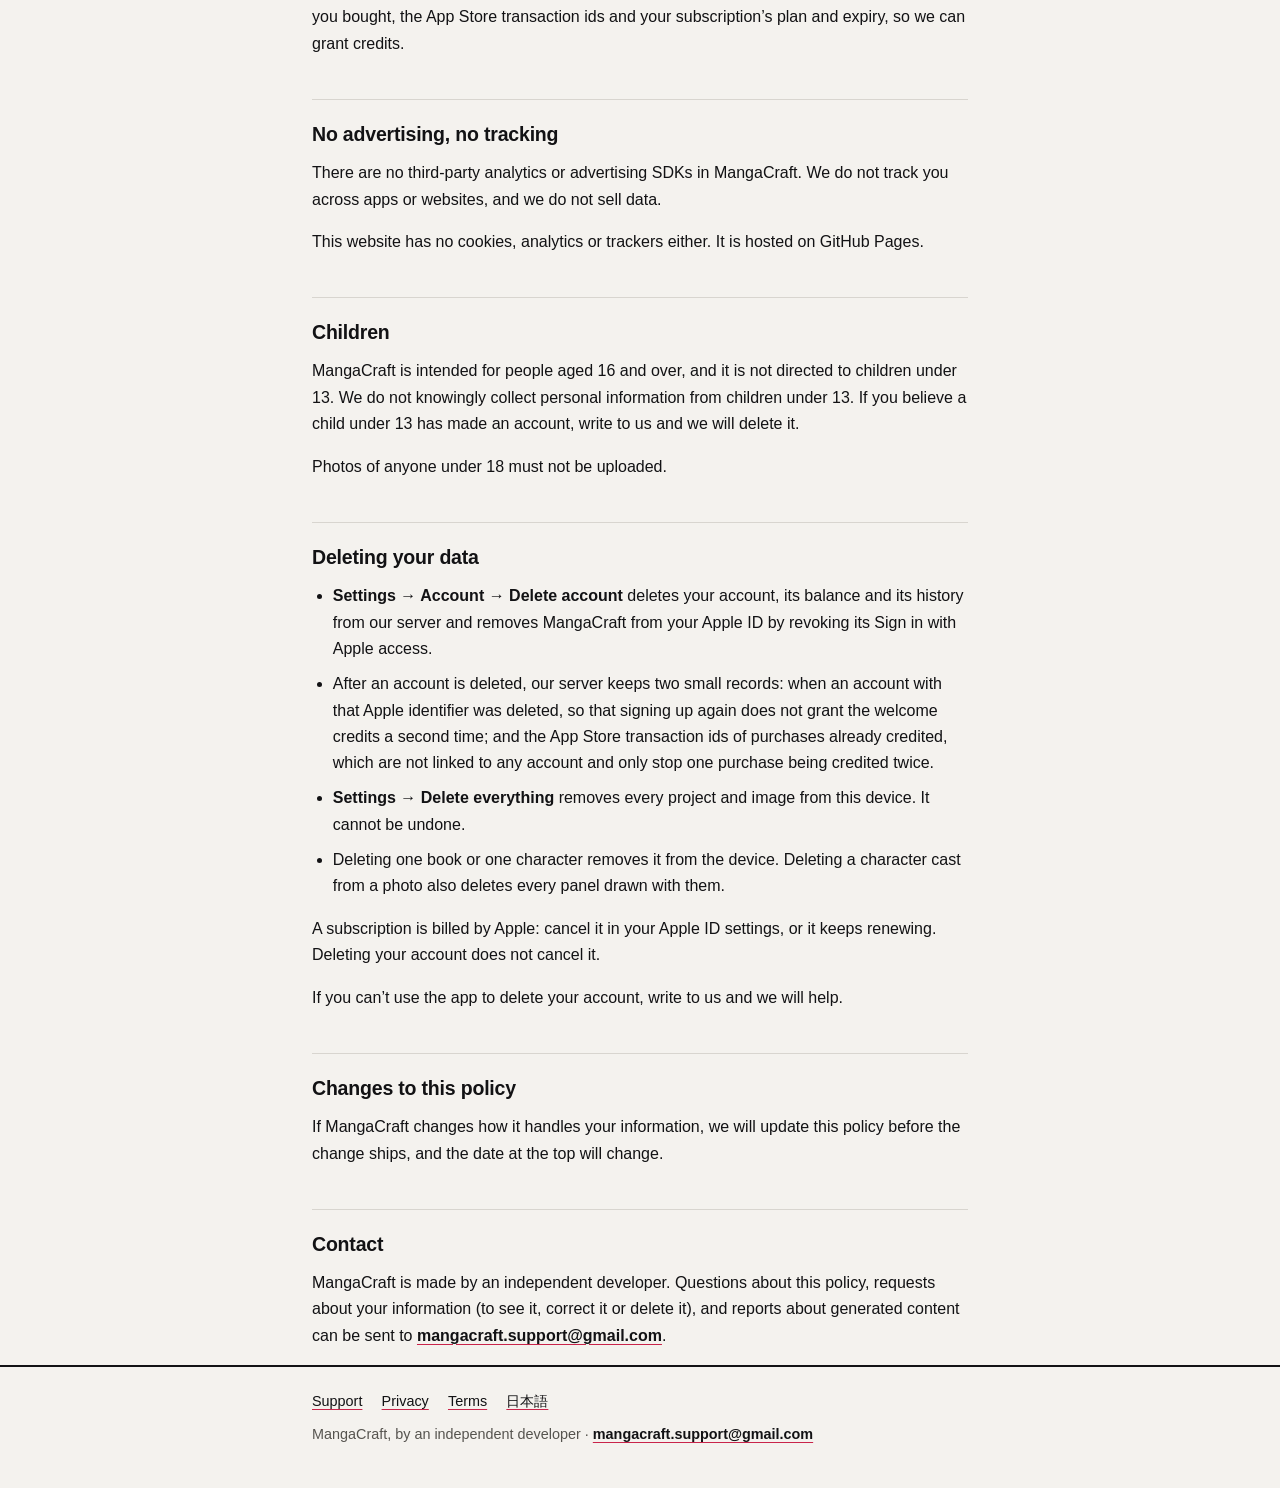
<file: privacy.html>
<!DOCTYPE html>
<html lang="en">
<head>
<meta charset="utf-8">
<meta name="viewport" content="width=device-width, initial-scale=1">
<meta name="color-scheme" content="light dark">
<title>MangaCraft Privacy Policy</title>
<meta name="description" content="What MangaCraft keeps on your device, what its server keeps, and what is sent to the AI provider.">
<link rel="stylesheet" href="style.css">
<link rel="alternate" hreflang="en" href="privacy.html">
<link rel="alternate" hreflang="ja" href="ja/privacy.html">
</head>
<body>
<a class="skip" href="#main">Skip to content</a>
<header class="site-header">
  <div class="wrap">
    <a class="brand" href="index.html">MangaCraft</a>
    <nav class="lang" aria-label="Language">
      <a href="privacy.html" hreflang="en" lang="en" aria-current="page">EN</a>
      <a href="ja/privacy.html" hreflang="ja" lang="ja">日本語</a>
    </nav>
  </div>
</header>
<div class="tone" aria-hidden="true"></div>

<main id="main" class="wrap">

<h1>MangaCraft Privacy Policy</h1>
<p class="updated">Last updated 7 October 2026</p>

<p class="lead">MangaCraft is an iPhone and iPad app that turns your story idea into manga. This policy explains what happens to what you put into it. In it, “we” and “us” mean the independent developer who makes MangaCraft.</p>

<nav class="toc" aria-label="On this page">
  <p>On this page</p>
  <ol>
    <li><a href="#short">The short version</a></li>
    <li><a href="#device">What stays on your device</a></li>
    <li><a href="#server">What our server keeps</a></li>
    <li><a href="#ai">What is sent to AI providers</a></li>
    <li><a href="#photos">Photos you use to cast yourself or a place</a></li>
    <li><a href="#account">Your account and Sign in with Apple</a></li>
    <li><a href="#purchases">Purchases</a></li>
    <li><a href="#tracking">No advertising, no tracking</a></li>
    <li><a href="#children">Children</a></li>
    <li><a href="#deleting">Deleting your data</a></li>
    <li><a href="#changes">Changes to this policy</a></li>
    <li><a href="#contact">Contact</a></li>
  </ol>
</nav>

<h2 id="short">The short version</h2>
<ul>
  <li>Your projects, characters, scripts and every generated image are stored <strong>on your device only</strong>. We do not upload them, and we cannot read them.</li>
  <li>To write and draw, you sign in with Apple. Our server keeps your account and your credits, not your manga.</li>
  <li>When you write or draw, your instructions go through our server to the AI provider. Our server passes them on and does not keep them.</li>
  <li>A photo you use to cast yourself or a place is <strong>sent once and then discarded</strong>. We keep the drawing, never the photograph.</li>
  <li>There is <strong>no advertising, no analytics and no tracking</strong>, and we do not sell data.</li>
  <li>You can delete your account, and what our server keeps about you, from inside the app.</li>
</ul>

<h2 id="device">What stays on your device</h2>
<p>Your projects, characters, scripts and every generated image are stored on this device only. We do not upload them, and we cannot read them.</p>
<p>Backups are files you make and keep yourself. <span class="ui">Settings → Back up all books</span> creates a backup file for each book and hands it to you to save wherever you choose; PDF export from the Read tab works the same way. We never receive a copy.</p>

<h2 id="server">What our server keeps</h2>
<p>Writing and drawing need you to sign in with Apple, because your credits are kept with your account. Our server runs on Google Cloud and keeps its records in Google Cloud Firestore. For each account it stores:</p>
<ul>
  <li>the identifier Apple gives us for your account;</li>
  <li>the name and email address you choose to share when you sign in (this may be an Apple private relay address);</li>
  <li>your credit balance and its history: each time credits were added or spent;</li>
  <li>the App Store transaction ids of your purchases;</li>
  <li>your subscription status: which plan, and when it expires;</li>
  <li>a Sign in with Apple token, used only to revoke MangaCraft’s access when you delete your account.</li>
</ul>
<p>It does not keep your stories, characters or photos, or the instructions it passes to the AI provider. There is one short exception: so that a dropped connection never means paying twice, it keeps the provider’s answer to each request (the text that was written, or the link to the drawing) for one hour, and hands it back if your phone asks again. After the hour it is no longer used, and it is deleted automatically, normally within a day.</p>

<h2 id="ai">What is sent to AI providers</h2>
<p>When you write or draw, the text instruction, and for drawing any reference images from your character sheets and any photo you supply, go through our server to the AI provider. Our server passes them on and does not keep them. We do not send your name, email, or anything identifying you to the provider.</p>
<ul>
  <li>The provider is <strong>fal.ai</strong>, which runs the models.</li>
  <li>Panels, character sheets and places are drawn by Google’s <strong>Nano Banana 2</strong> image model.</li>
  <li>Stories and scripts are written by large language models offered through fal.ai.</li>
  <li>A small vision model also looks at each finished drawing, to find faces so speech balloons don’t cover them, and to spot sweat drops so they can be removed.</li>
</ul>
<p>The provider processes what it receives under its own terms and privacy policy.</p>

<h2 id="photos">Photos you use to cast yourself or a place</h2>
<p>If you choose to cast yourself, or to draw a place from a photo, the app asks for one photo.</p>
<div class="box">
  <p>A photo you supply is sent once, through our server, to our image provider to draw your character sheet or the place, and is then discarded. It is never written to disk and never kept on a server. What we keep is the drawing, not the photograph.</p>
</div>
<p>Deleting a character cast from a photo deletes their sheet and every panel drawn with them; those panels go back to undrawn.</p>
<p>Use only a photo of yourself. Photos containing more than one face are rejected automatically. The <a href="terms.html#content-rules">content rules</a> say more.</p>

<h2 id="account">Your account and Sign in with Apple</h2>
<p>You sign in with Apple, so we never see your Apple ID password. Apple lets you choose whether to share your name and your real email address, or to hide your email behind a private relay address; we never see your real address unless you share it, and the app works the same either way.</p>
<p>Your account exists so that your credits and subscription follow you to a new phone. You can sign out in <span class="ui">Settings → Account → Sign out</span>, or delete the account (see <a href="#deleting">Deleting your data</a>).</p>

<h2 id="purchases">Purchases</h2>
<p>Payments are handled by Apple. We never see your card details. We record which products you bought, the App Store transaction ids and your subscription’s plan and expiry, so we can grant credits.</p>

<h2 id="tracking">No advertising, no tracking</h2>
<p>There are no third-party analytics or advertising SDKs in MangaCraft. We do not track you across apps or websites, and we do not sell data.</p>
<p>This website has no cookies, analytics or trackers either. It is hosted on GitHub Pages.</p>

<h2 id="children">Children</h2>
<p>MangaCraft is intended for people aged 16 and over, and it is not directed to children under 13. We do not knowingly collect personal information from children under 13. If you believe a child under 13 has made an account, write to us and we will delete it.</p>
<p>Photos of anyone under 18 must not be uploaded.</p>

<h2 id="deleting">Deleting your data</h2>
<ul>
  <li><span class="ui">Settings → Account → Delete account</span> deletes your account, its balance and its history from our server and removes MangaCraft from your Apple ID by revoking its Sign in with Apple access.</li>
  <li>After an account is deleted, our server keeps two small records: when an account with that Apple identifier was deleted, so that signing up again does not grant the welcome credits a second time; and the App Store transaction ids of purchases already credited, which are not linked to any account and only stop one purchase being credited twice.</li>
  <li><span class="ui">Settings → Delete everything</span> removes every project and image from this device. It cannot be undone.</li>
  <li>Deleting one book or one character removes it from the device. Deleting a character cast from a photo also deletes every panel drawn with them.</li>
</ul>
<p>A subscription is billed by Apple: cancel it in your Apple ID settings, or it keeps renewing. Deleting your account does not cancel it.</p>
<p>If you can’t use the app to delete your account, write to us and we will help.</p>

<h2 id="changes">Changes to this policy</h2>
<p>If MangaCraft changes how it handles your information, we will update this policy before the change ships, and the date at the top will change.</p>

<h2 id="contact">Contact</h2>
<p>MangaCraft is made by an independent developer. Questions about this policy, requests about your information (to see it, correct it or delete it), and reports about generated content can be sent to <a href="mailto:mangacraft.support@gmail.com">mangacraft.support@gmail.com</a>.</p>

</main>

<footer class="site-footer">
  <div class="wrap">
    <nav aria-label="Site">
      <a href="index.html">Support</a>
      <a href="privacy.html">Privacy</a>
      <a href="terms.html">Terms</a>
      <a href="ja/privacy.html" hreflang="ja" lang="ja">日本語</a>
    </nav>
    <p>MangaCraft, by an independent developer · <a href="mailto:mangacraft.support@gmail.com">mangacraft.support@gmail.com</a></p>
  </div>
</footer>
</body>
</html>
</file>
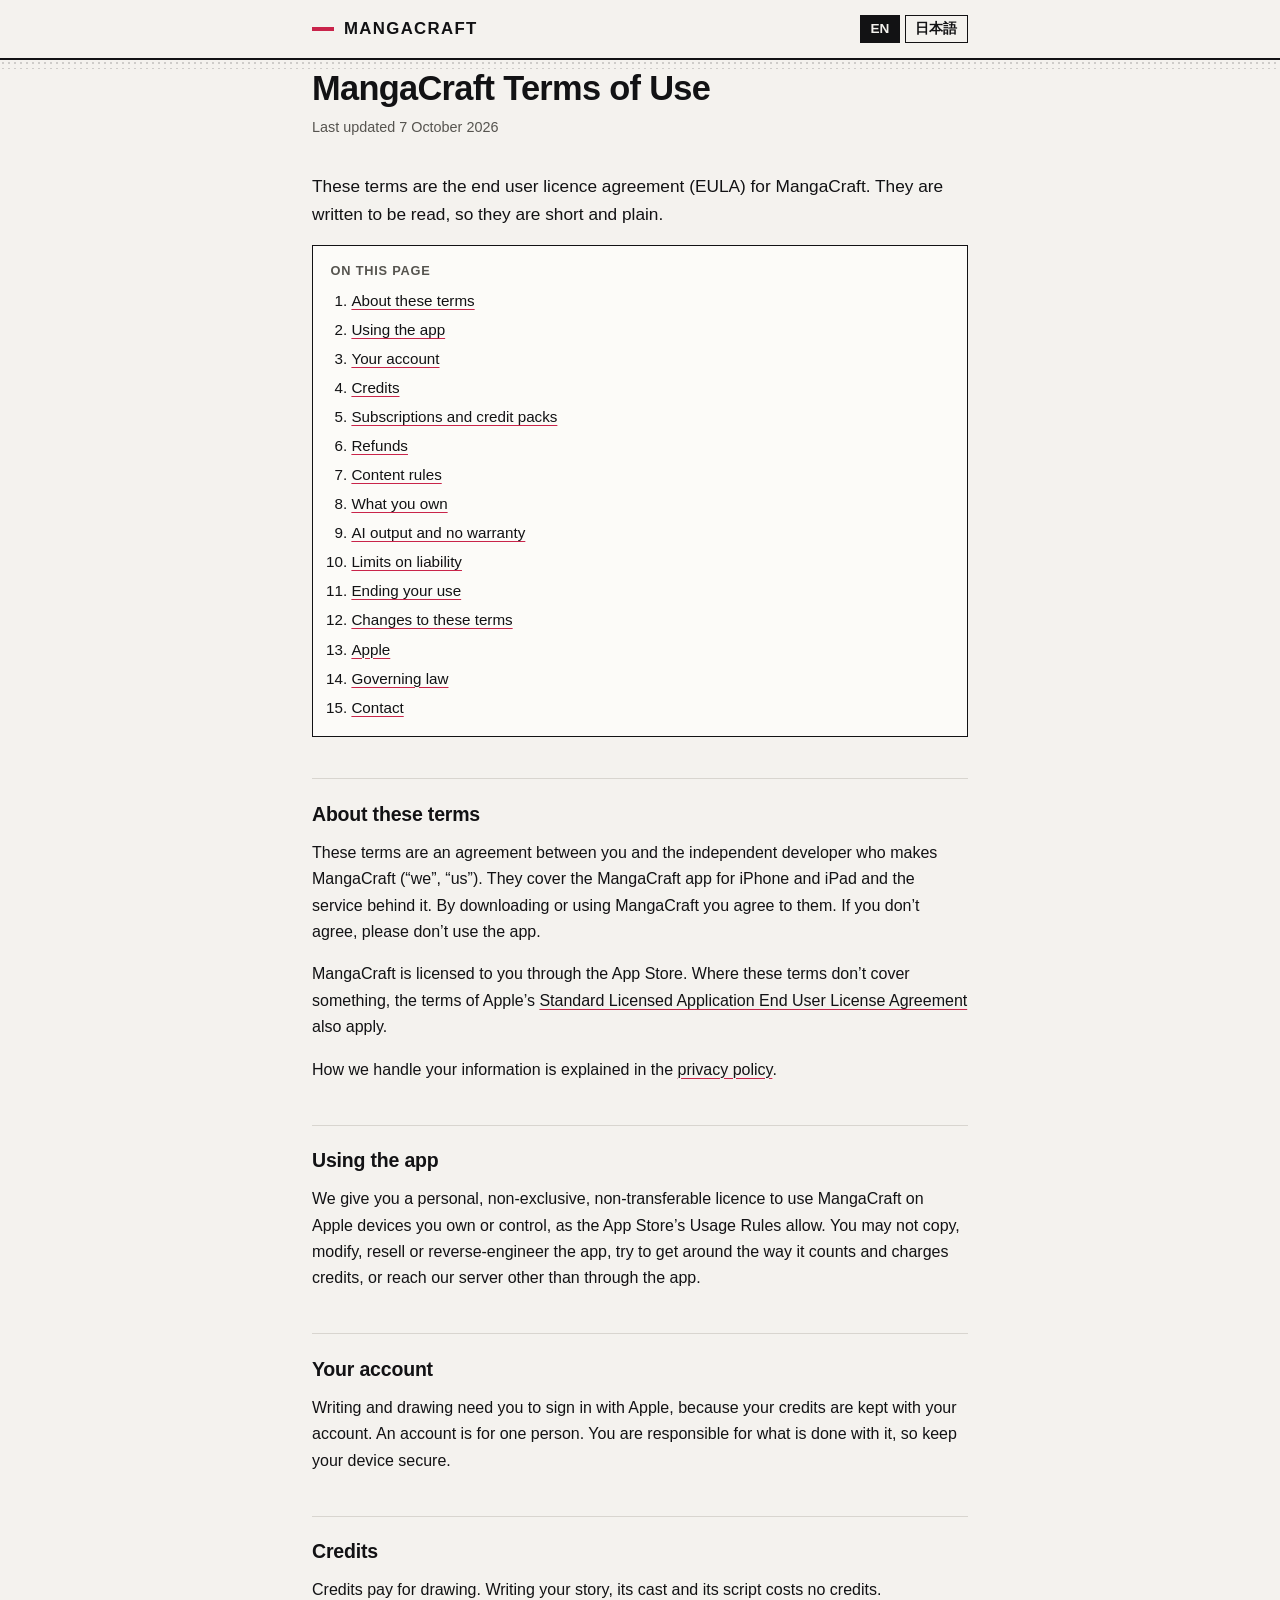
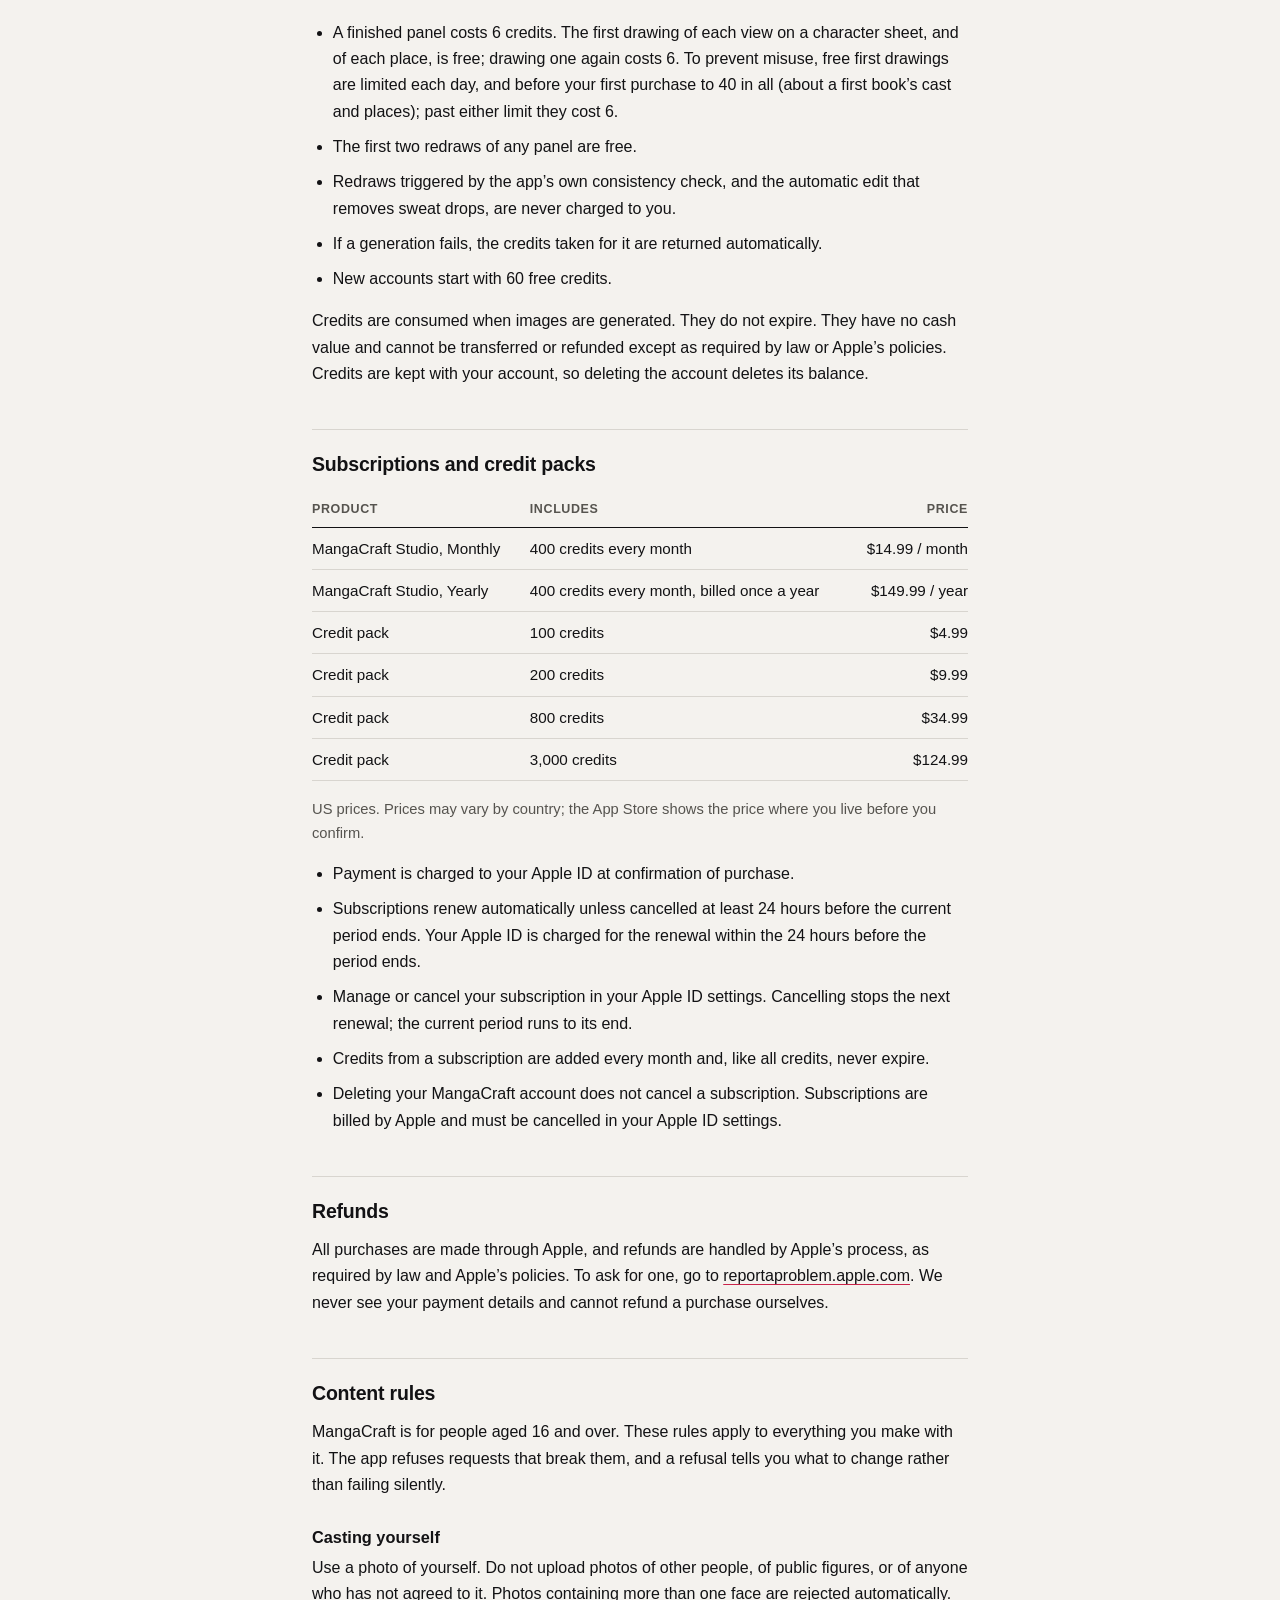
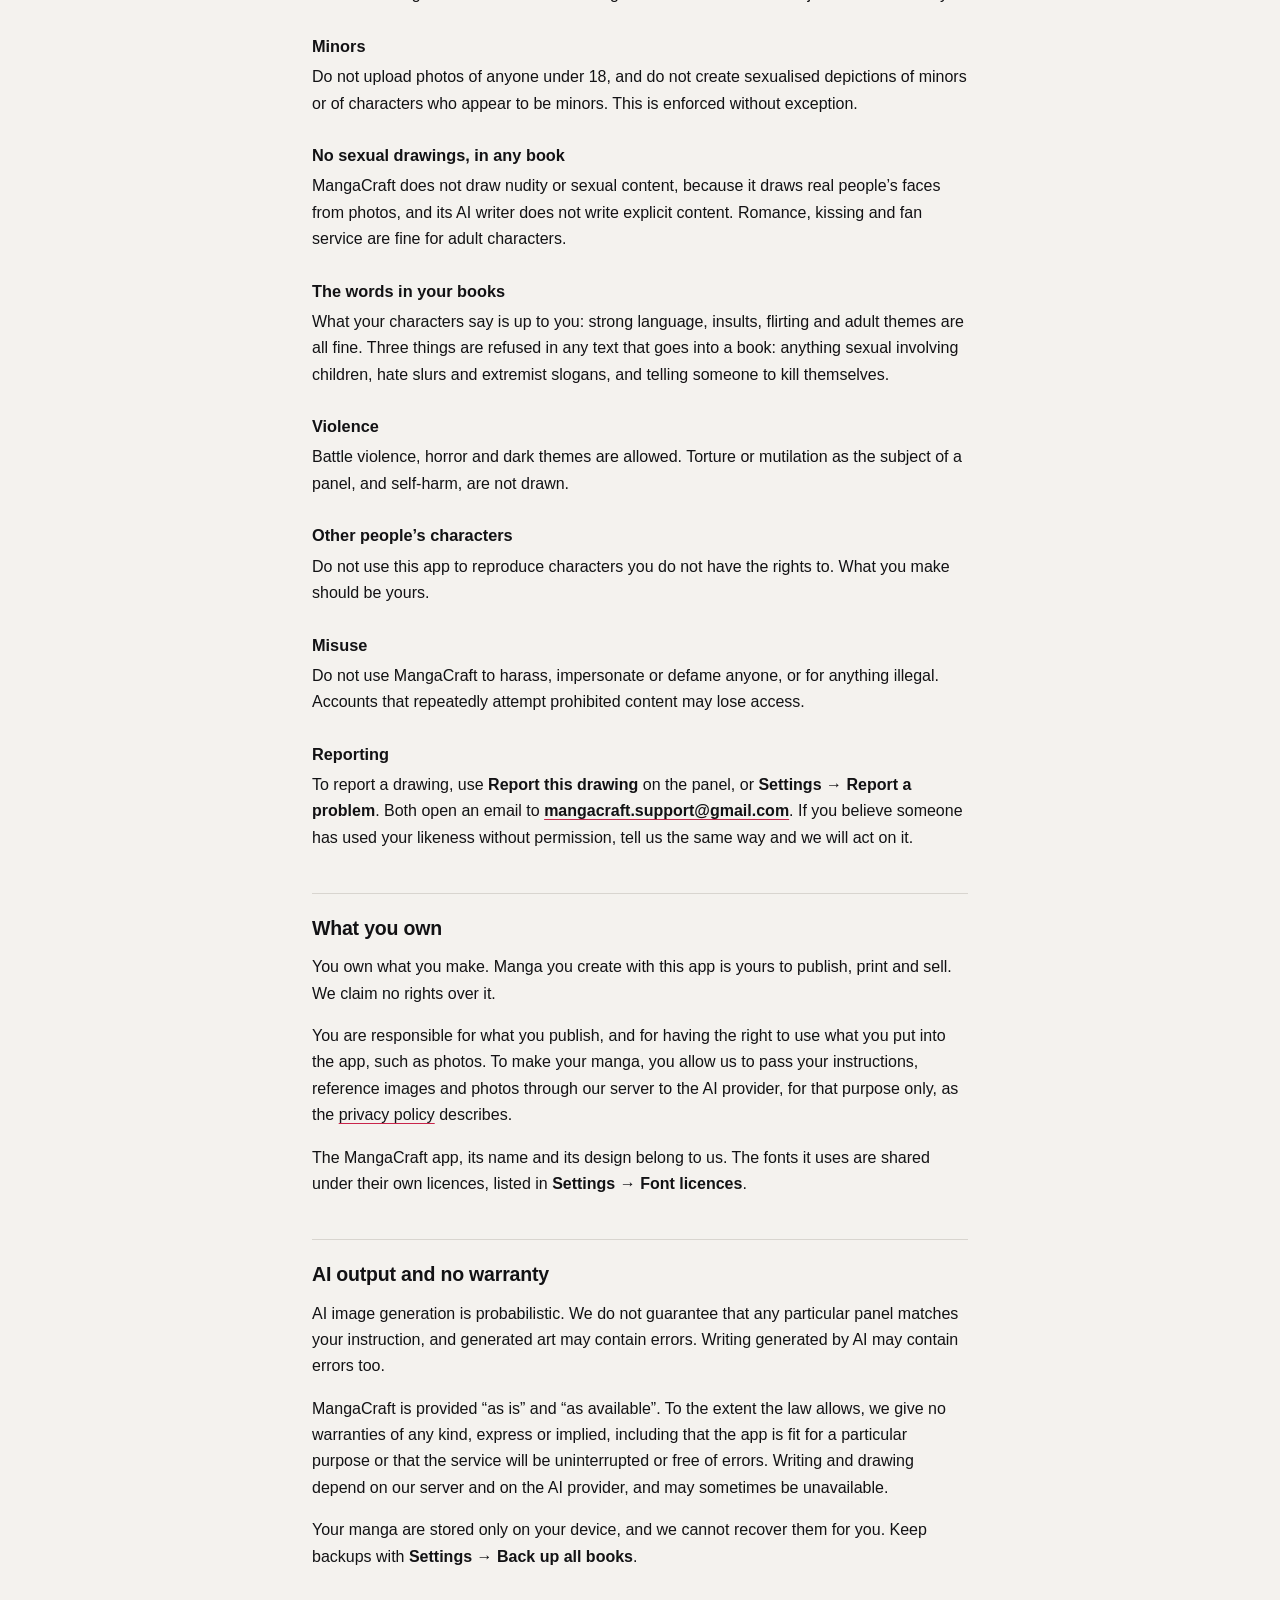
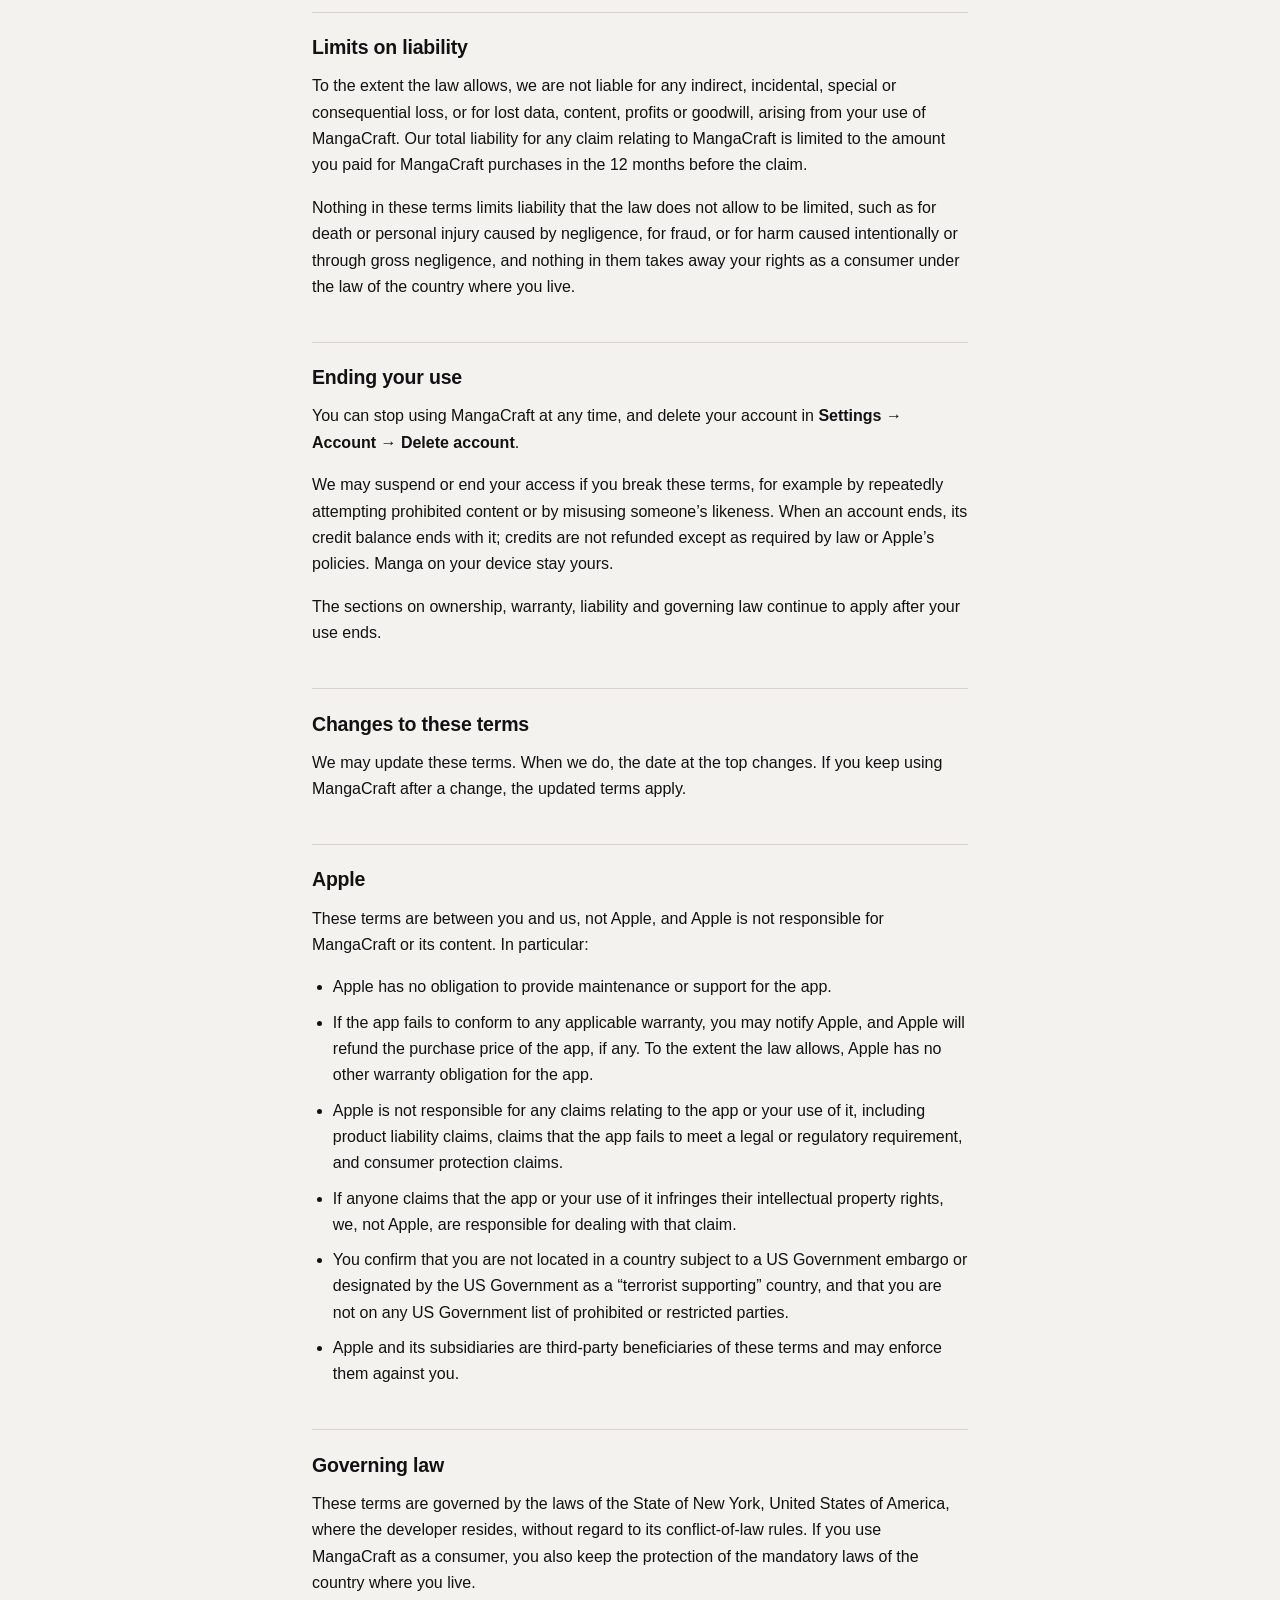
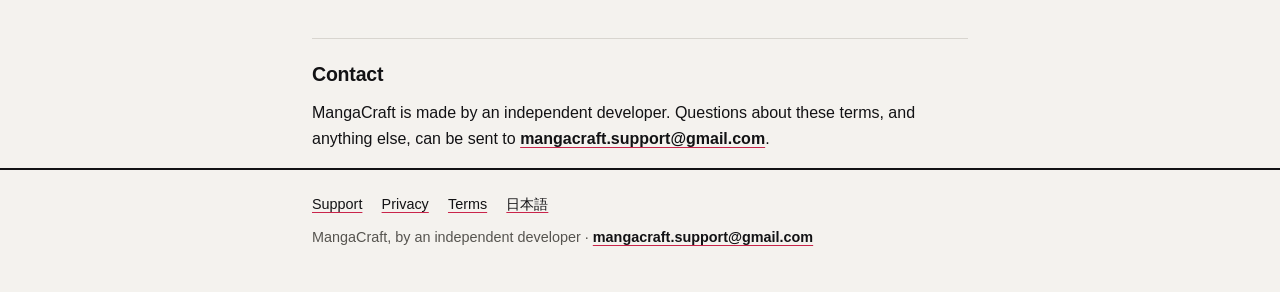
<file: terms.html>
<!DOCTYPE html>
<html lang="en">
<head>
<meta charset="utf-8">
<meta name="viewport" content="width=device-width, initial-scale=1">
<meta name="color-scheme" content="light dark">
<title>MangaCraft Terms of Use</title>
<meta name="description" content="The terms of use (EULA) for MangaCraft: subscriptions, credits, content rules, ownership and liability.">
<link rel="stylesheet" href="style.css">
<link rel="alternate" hreflang="en" href="terms.html">
<link rel="alternate" hreflang="ja" href="ja/terms.html">
</head>
<body>
<a class="skip" href="#main">Skip to content</a>
<header class="site-header">
  <div class="wrap">
    <a class="brand" href="index.html">MangaCraft</a>
    <nav class="lang" aria-label="Language">
      <a href="terms.html" hreflang="en" lang="en" aria-current="page">EN</a>
      <a href="ja/terms.html" hreflang="ja" lang="ja">日本語</a>
    </nav>
  </div>
</header>
<div class="tone" aria-hidden="true"></div>

<main id="main" class="wrap">

<h1>MangaCraft Terms of Use</h1>
<p class="updated">Last updated 7 October 2026</p>

<p class="lead">These terms are the end user licence agreement (EULA) for MangaCraft. They are written to be read, so they are short and plain.</p>

<nav class="toc" aria-label="On this page">
  <p>On this page</p>
  <ol>
    <li><a href="#about">About these terms</a></li>
    <li><a href="#licence">Using the app</a></li>
    <li><a href="#account">Your account</a></li>
    <li><a href="#credits">Credits</a></li>
    <li><a href="#subscriptions">Subscriptions and credit packs</a></li>
    <li><a href="#refunds">Refunds</a></li>
    <li><a href="#content-rules">Content rules</a></li>
    <li><a href="#ownership">What you own</a></li>
    <li><a href="#warranty">AI output and no warranty</a></li>
    <li><a href="#liability">Limits on liability</a></li>
    <li><a href="#termination">Ending your use</a></li>
    <li><a href="#changes">Changes to these terms</a></li>
    <li><a href="#apple">Apple</a></li>
    <li><a href="#law">Governing law</a></li>
    <li><a href="#contact">Contact</a></li>
  </ol>
</nav>

<h2 id="about">About these terms</h2>
<p>These terms are an agreement between you and the independent developer who makes MangaCraft (“we”, “us”). They cover the MangaCraft app for iPhone and iPad and the service behind it. By downloading or using MangaCraft you agree to them. If you don’t agree, please don’t use the app.</p>
<p>MangaCraft is licensed to you through the App Store. Where these terms don’t cover something, the terms of Apple’s <a href="https://www.apple.com/legal/internet-services/itunes/dev/stdeula/">Standard Licensed Application End User License Agreement</a> also apply.</p>
<p>How we handle your information is explained in the <a href="privacy.html">privacy policy</a>.</p>

<h2 id="licence">Using the app</h2>
<p>We give you a personal, non-exclusive, non-transferable licence to use MangaCraft on Apple devices you own or control, as the App Store’s Usage Rules allow. You may not copy, modify, resell or reverse-engineer the app, try to get around the way it counts and charges credits, or reach our server other than through the app.</p>

<h2 id="account">Your account</h2>
<p>Writing and drawing need you to sign in with Apple, because your credits are kept with your account. An account is for one person. You are responsible for what is done with it, so keep your device secure.</p>

<h2 id="credits">Credits</h2>
<p>Credits pay for drawing. Writing your story, its cast and its script costs no credits.</p>
<ul>
  <li>A finished panel costs 6 credits. The first drawing of each view on a character sheet, and of each place, is free; drawing one again costs 6. To prevent misuse, free first drawings are limited each day, and before your first purchase to 40 in all (about a first book’s cast and places); past either limit they cost 6.</li>
  <li>The first two redraws of any panel are free.</li>
  <li>Redraws triggered by the app’s own consistency check, and the automatic edit that removes sweat drops, are never charged to you.</li>
  <li>If a generation fails, the credits taken for it are returned automatically.</li>
  <li>New accounts start with 60 free credits.</li>
</ul>
<p>Credits are consumed when images are generated. They do not expire. They have no cash value and cannot be transferred or refunded except as required by law or Apple’s policies. Credits are kept with your account, so deleting the account deletes its balance.</p>

<h2 id="subscriptions">Subscriptions and credit packs</h2>
<div class="table-wrap">
  <table>
    <thead><tr><th scope="col">Product</th><th scope="col">Includes</th><th scope="col" class="num">Price</th></tr></thead>
    <tbody>
      <tr><td>MangaCraft Studio, Monthly</td><td>400 credits every month</td><td class="num">$14.99 / month</td></tr>
      <tr><td>MangaCraft Studio, Yearly</td><td>400 credits every month, billed once a year</td><td class="num">$149.99 / year</td></tr>
      <tr><td>Credit pack</td><td>100 credits</td><td class="num">$4.99</td></tr>
      <tr><td>Credit pack</td><td>200 credits</td><td class="num">$9.99</td></tr>
      <tr><td>Credit pack</td><td>800 credits</td><td class="num">$34.99</td></tr>
      <tr><td>Credit pack</td><td>3,000 credits</td><td class="num">$124.99</td></tr>
    </tbody>
  </table>
</div>
<p class="note">US prices. Prices may vary by country; the App Store shows the price where you live before you confirm.</p>
<ul>
  <li>Payment is charged to your Apple ID at confirmation of purchase.</li>
  <li>Subscriptions renew automatically unless cancelled at least 24 hours before the current period ends. Your Apple ID is charged for the renewal within the 24 hours before the period ends.</li>
  <li>Manage or cancel your subscription in your Apple ID settings. Cancelling stops the next renewal; the current period runs to its end.</li>
  <li>Credits from a subscription are added every month and, like all credits, never expire.</li>
  <li>Deleting your MangaCraft account does not cancel a subscription. Subscriptions are billed by Apple and must be cancelled in your Apple ID settings.</li>
</ul>

<h2 id="refunds">Refunds</h2>
<p>All purchases are made through Apple, and refunds are handled by Apple’s process, as required by law and Apple’s policies. To ask for one, go to <a href="https://reportaproblem.apple.com">reportaproblem.apple.com</a>. We never see your payment details and cannot refund a purchase ourselves.</p>

<h2 id="content-rules">Content rules</h2>
<p>MangaCraft is for people aged 16 and over. These rules apply to everything you make with it. The app refuses requests that break them, and a refusal tells you what to change rather than failing silently.</p>

<h3 id="casting-yourself">Casting yourself</h3>
<p>Use a photo of yourself. Do not upload photos of other people, of public figures, or of anyone who has not agreed to it. Photos containing more than one face are rejected automatically.</p>

<h3 id="minors">Minors</h3>
<p>Do not upload photos of anyone under 18, and do not create sexualised depictions of minors or of characters who appear to be minors. This is enforced without exception.</p>

<h3 id="nothing-sexual">No sexual drawings, in any book</h3>
<p>MangaCraft does not draw nudity or sexual content, because it draws real people’s faces from photos, and its AI writer does not write explicit content. Romance, kissing and fan service are fine for adult characters.</p>

<h3 id="words">The words in your books</h3>
<p>What your characters say is up to you: strong language, insults, flirting and adult themes are all fine. Three things are refused in any text that goes into a book: anything sexual involving children, hate slurs and extremist slogans, and telling someone to kill themselves.</p>

<h3 id="violence">Violence</h3>
<p>Battle violence, horror and dark themes are allowed. Torture or mutilation as the subject of a panel, and self-harm, are not drawn.</p>

<h3 id="others-characters">Other people’s characters</h3>
<p>Do not use this app to reproduce characters you do not have the rights to. What you make should be yours.</p>

<h3 id="misuse">Misuse</h3>
<p>Do not use MangaCraft to harass, impersonate or defame anyone, or for anything illegal. Accounts that repeatedly attempt prohibited content may lose access.</p>

<h3 id="reporting">Reporting</h3>
<p>To report a drawing, use <span class="ui">Report this drawing</span> on the panel, or <span class="ui">Settings → Report a problem</span>. Both open an email to <a href="mailto:mangacraft.support@gmail.com">mangacraft.support@gmail.com</a>. If you believe someone has used your likeness without permission, tell us the same way and we will act on it.</p>

<h2 id="ownership">What you own</h2>
<p>You own what you make. Manga you create with this app is yours to publish, print and sell. We claim no rights over it.</p>
<p>You are responsible for what you publish, and for having the right to use what you put into the app, such as photos. To make your manga, you allow us to pass your instructions, reference images and photos through our server to the AI provider, for that purpose only, as the <a href="privacy.html">privacy policy</a> describes.</p>
<p>The MangaCraft app, its name and its design belong to us. The fonts it uses are shared under their own licences, listed in <span class="ui">Settings → Font licences</span>.</p>

<h2 id="warranty">AI output and no warranty</h2>
<p>AI image generation is probabilistic. We do not guarantee that any particular panel matches your instruction, and generated art may contain errors. Writing generated by AI may contain errors too.</p>
<p>MangaCraft is provided “as is” and “as available”. To the extent the law allows, we give no warranties of any kind, express or implied, including that the app is fit for a particular purpose or that the service will be uninterrupted or free of errors. Writing and drawing depend on our server and on the AI provider, and may sometimes be unavailable.</p>
<p>Your manga are stored only on your device, and we cannot recover them for you. Keep backups with <span class="ui">Settings → Back up all books</span>.</p>

<h2 id="liability">Limits on liability</h2>
<p>To the extent the law allows, we are not liable for any indirect, incidental, special or consequential loss, or for lost data, content, profits or goodwill, arising from your use of MangaCraft. Our total liability for any claim relating to MangaCraft is limited to the amount you paid for MangaCraft purchases in the 12 months before the claim.</p>
<p>Nothing in these terms limits liability that the law does not allow to be limited, such as for death or personal injury caused by negligence, for fraud, or for harm caused intentionally or through gross negligence, and nothing in them takes away your rights as a consumer under the law of the country where you live.</p>

<h2 id="termination">Ending your use</h2>
<p>You can stop using MangaCraft at any time, and delete your account in <span class="ui">Settings → Account → Delete account</span>.</p>
<p>We may suspend or end your access if you break these terms, for example by repeatedly attempting prohibited content or by misusing someone’s likeness. When an account ends, its credit balance ends with it; credits are not refunded except as required by law or Apple’s policies. Manga on your device stay yours.</p>
<p>The sections on ownership, warranty, liability and governing law continue to apply after your use ends.</p>

<h2 id="changes">Changes to these terms</h2>
<p>We may update these terms. When we do, the date at the top changes. If you keep using MangaCraft after a change, the updated terms apply.</p>

<h2 id="apple">Apple</h2>
<p>These terms are between you and us, not Apple, and Apple is not responsible for MangaCraft or its content. In particular:</p>
<ul>
  <li>Apple has no obligation to provide maintenance or support for the app.</li>
  <li>If the app fails to conform to any applicable warranty, you may notify Apple, and Apple will refund the purchase price of the app, if any. To the extent the law allows, Apple has no other warranty obligation for the app.</li>
  <li>Apple is not responsible for any claims relating to the app or your use of it, including product liability claims, claims that the app fails to meet a legal or regulatory requirement, and consumer protection claims.</li>
  <li>If anyone claims that the app or your use of it infringes their intellectual property rights, we, not Apple, are responsible for dealing with that claim.</li>
  <li>You confirm that you are not located in a country subject to a US Government embargo or designated by the US Government as a “terrorist supporting” country, and that you are not on any US Government list of prohibited or restricted parties.</li>
  <li>Apple and its subsidiaries are third-party beneficiaries of these terms and may enforce them against you.</li>
</ul>

<h2 id="law">Governing law</h2>
<p>These terms are governed by the laws of the State of New York, United States of America, where the developer resides, without regard to its conflict-of-law rules. If you use MangaCraft as a consumer, you also keep the protection of the mandatory laws of the country where you live.</p>

<h2 id="contact">Contact</h2>
<p>MangaCraft is made by an independent developer. Questions about these terms, and anything else, can be sent to <a href="mailto:mangacraft.support@gmail.com">mangacraft.support@gmail.com</a>.</p>

</main>

<footer class="site-footer">
  <div class="wrap">
    <nav aria-label="Site">
      <a href="index.html">Support</a>
      <a href="privacy.html">Privacy</a>
      <a href="terms.html">Terms</a>
      <a href="ja/terms.html" hreflang="ja" lang="ja">日本語</a>
    </nav>
    <p>MangaCraft, by an independent developer · <a href="mailto:mangacraft.support@gmail.com">mangacraft.support@gmail.com</a></p>
  </div>
</footer>
</body>
</html>
</file>
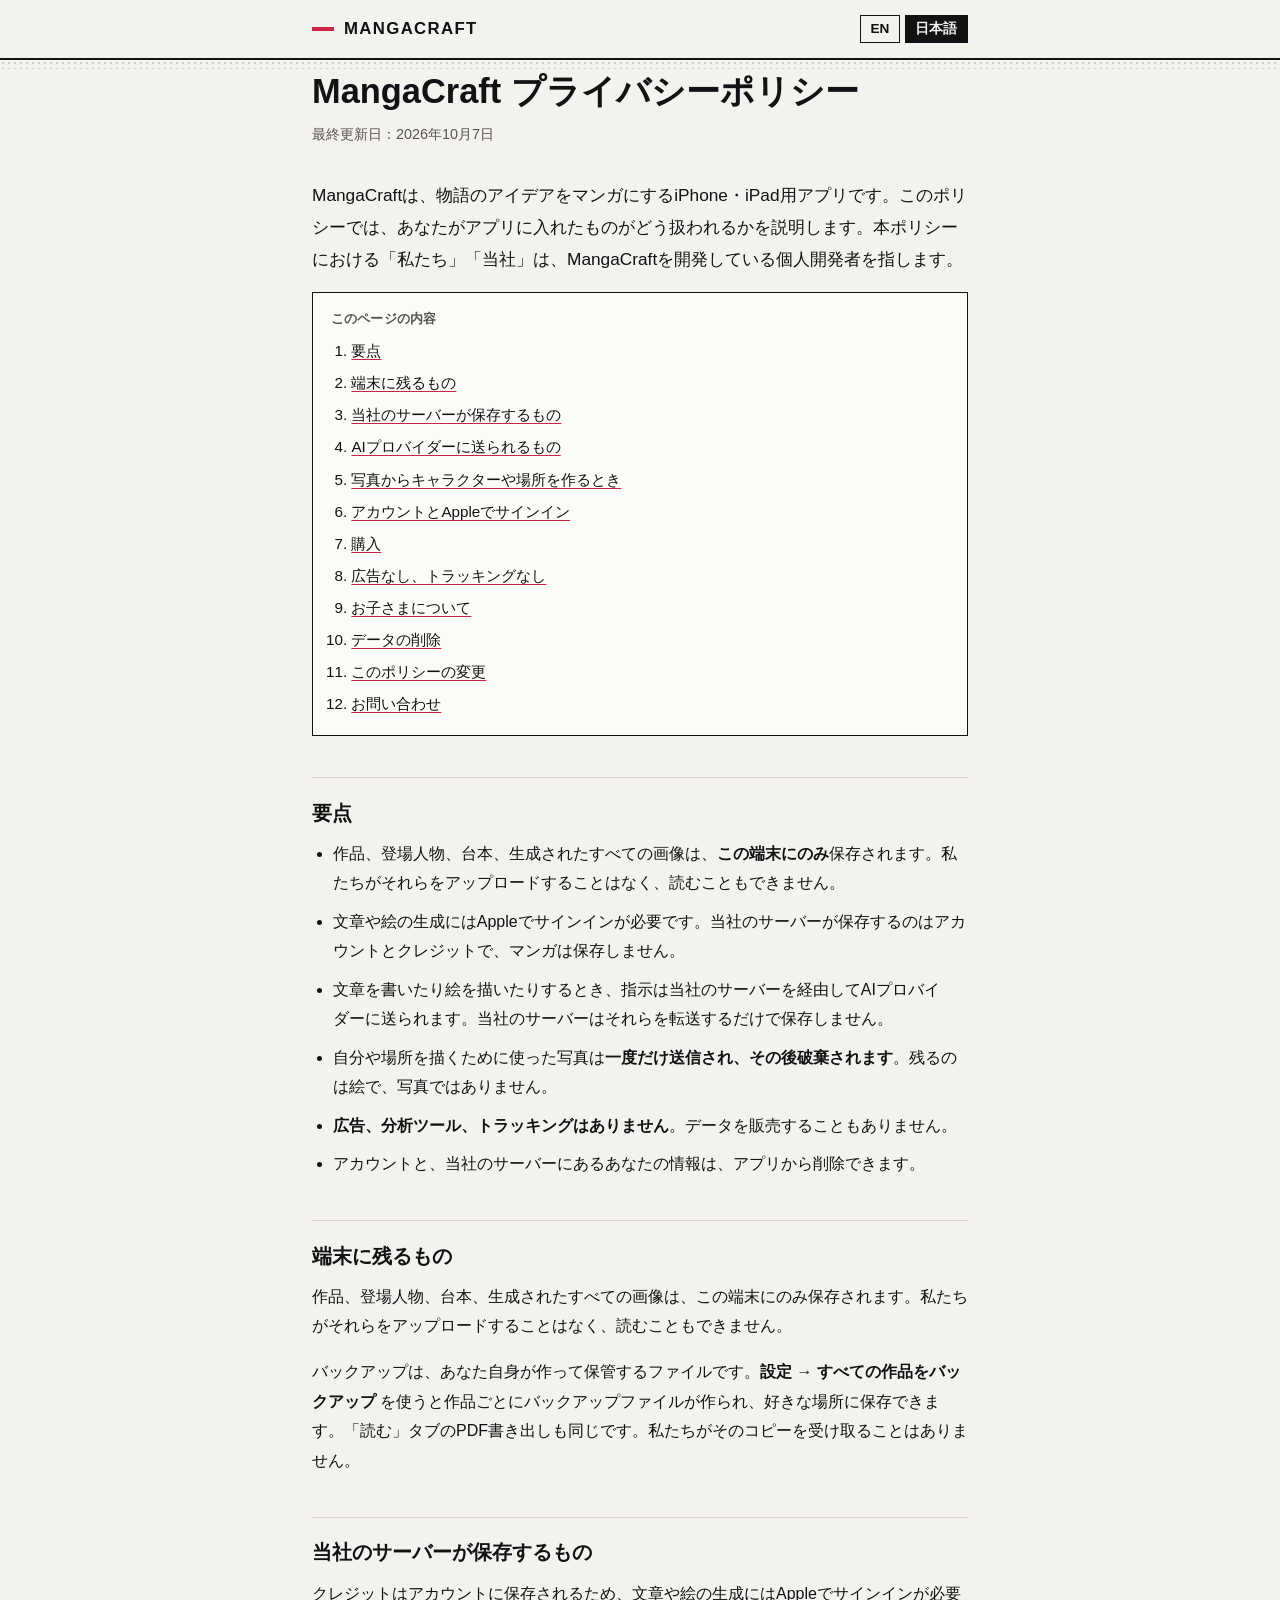
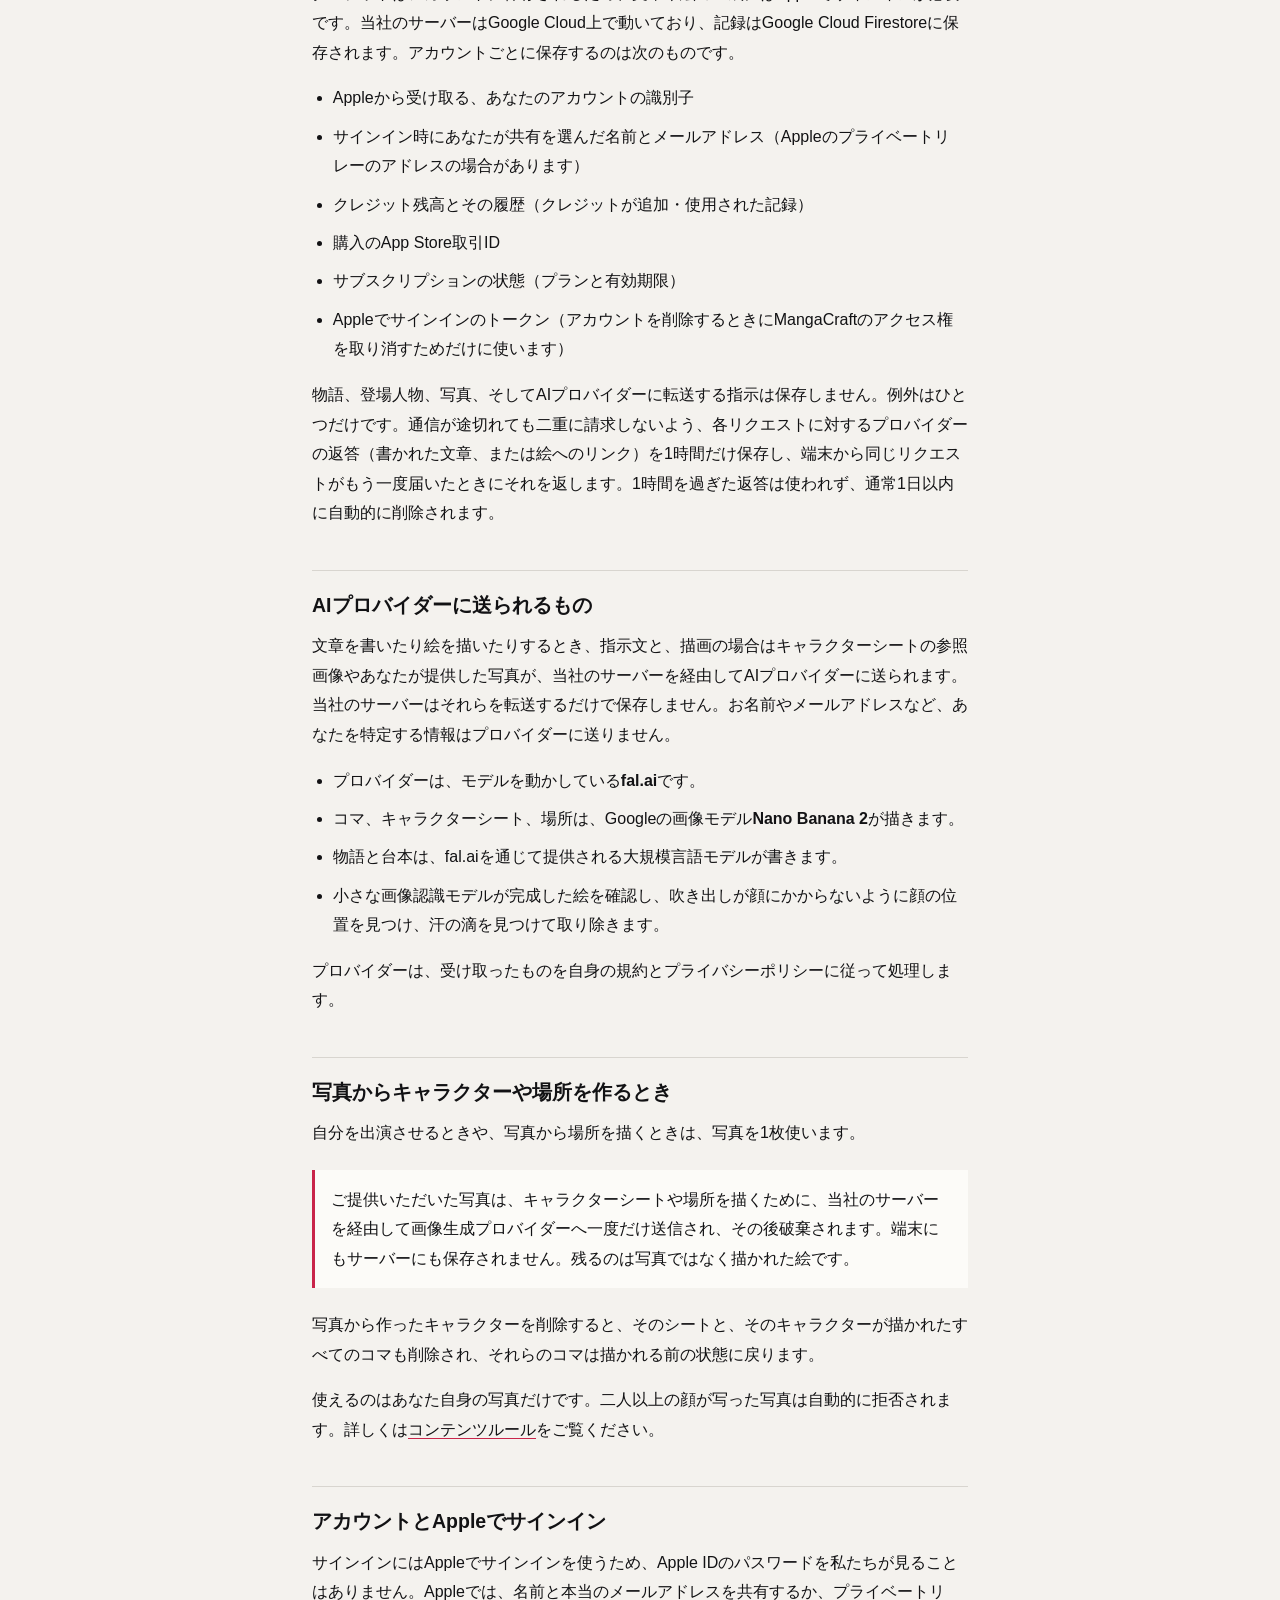
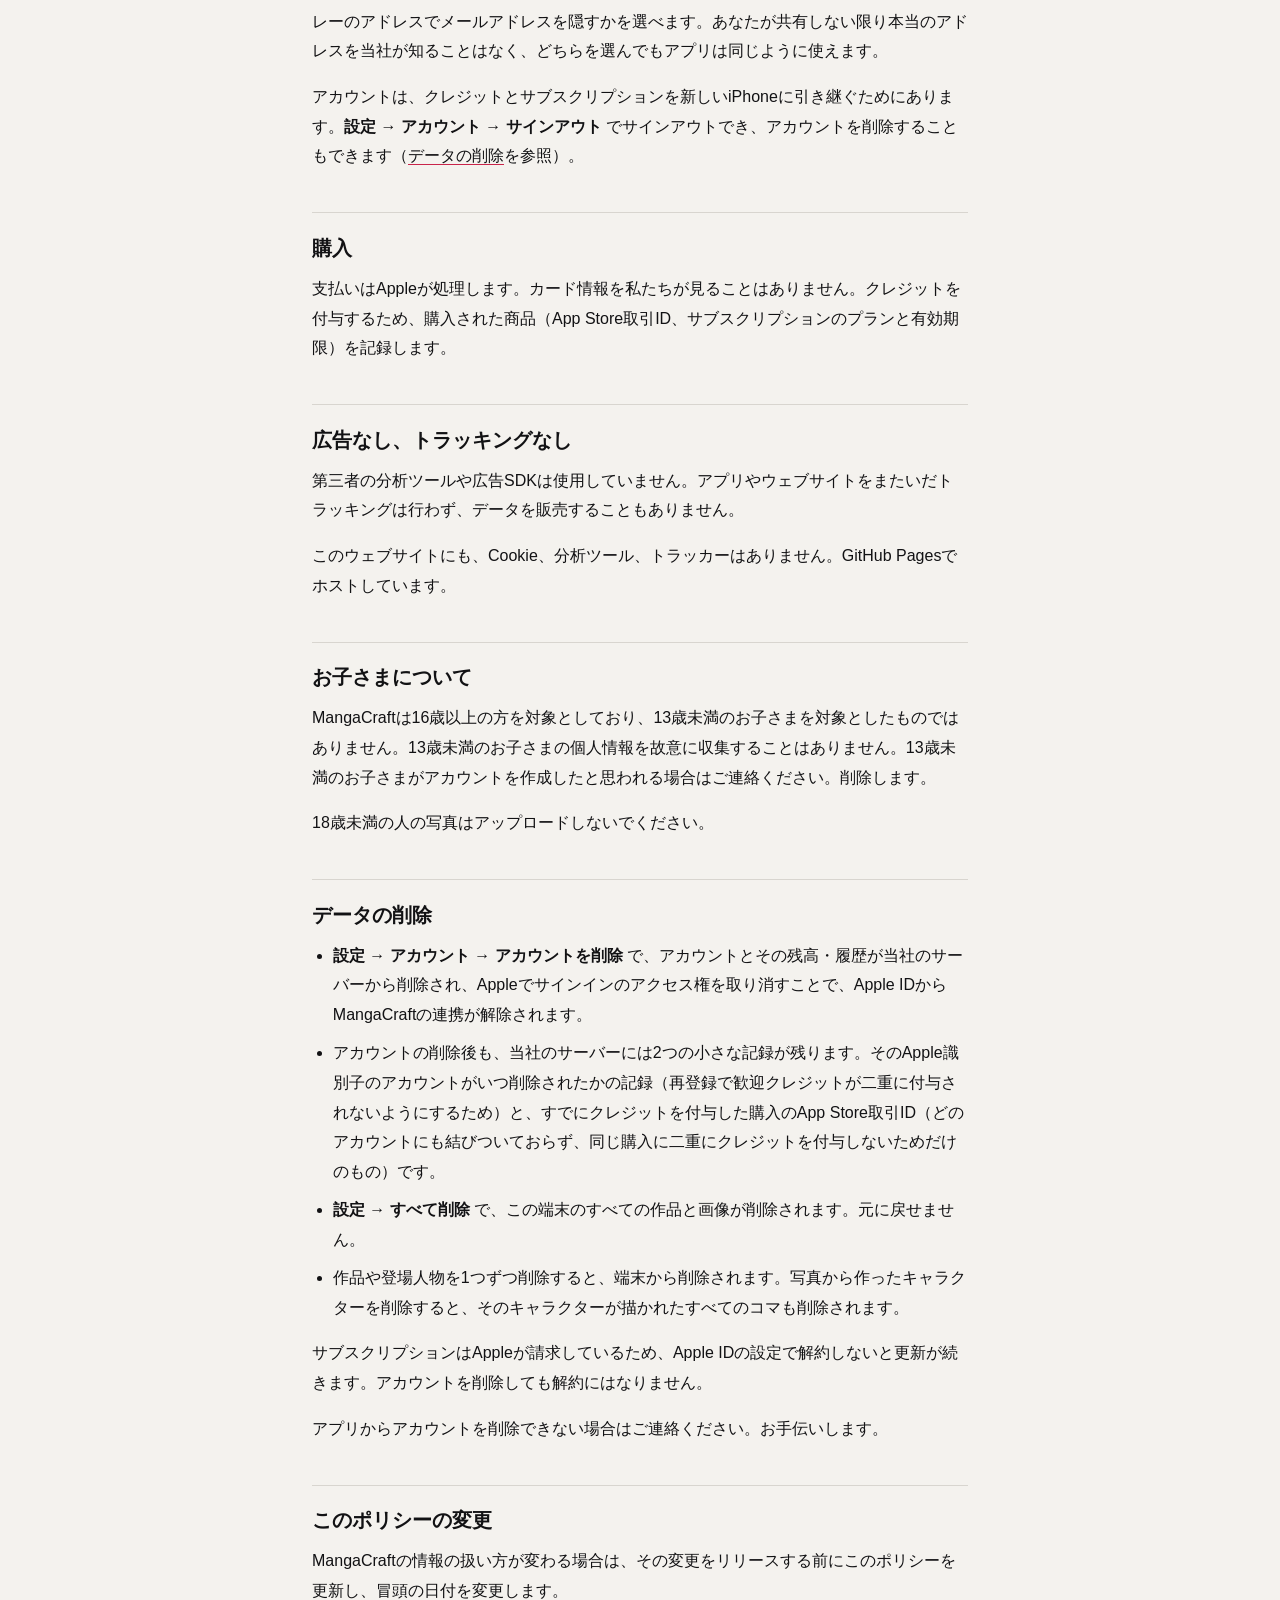
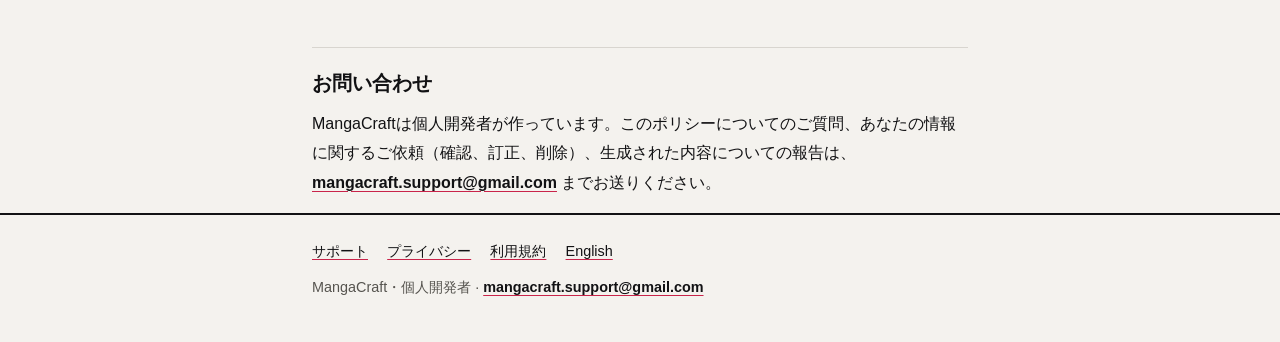
<file: ja/privacy.html>
<!DOCTYPE html>
<html lang="ja">
<head>
<meta charset="utf-8">
<meta name="viewport" content="width=device-width, initial-scale=1">
<meta name="color-scheme" content="light dark">
<title>MangaCraft プライバシーポリシー</title>
<meta name="description" content="MangaCraftが端末に保存するもの、当社のサーバーが保存するもの、AIプロバイダーに送られるものについて。">
<link rel="stylesheet" href="../style.css">
<link rel="alternate" hreflang="en" href="../privacy.html">
<link rel="alternate" hreflang="ja" href="privacy.html">
</head>
<body>
<a class="skip" href="#main">本文へ移動</a>
<header class="site-header">
  <div class="wrap">
    <a class="brand" href="index.html">MangaCraft</a>
    <nav class="lang" aria-label="言語">
      <a href="../privacy.html" hreflang="en" lang="en">EN</a>
      <a href="privacy.html" hreflang="ja" lang="ja" aria-current="page">日本語</a>
    </nav>
  </div>
</header>
<div class="tone" aria-hidden="true"></div>

<main id="main" class="wrap">

<h1>MangaCraft プライバシーポリシー</h1>
<p class="updated">最終更新日：2026年10月7日</p>

<p class="lead">MangaCraftは、物語のアイデアをマンガにするiPhone・iPad用アプリです。このポリシーでは、あなたがアプリに入れたものがどう扱われるかを説明します。本ポリシーにおける「私たち」「当社」は、MangaCraftを開発している個人開発者を指します。</p>

<nav class="toc" aria-label="このページの内容">
  <p>このページの内容</p>
  <ol>
    <li><a href="#short">要点</a></li>
    <li><a href="#device">端末に残るもの</a></li>
    <li><a href="#server">当社のサーバーが保存するもの</a></li>
    <li><a href="#ai">AIプロバイダーに送られるもの</a></li>
    <li><a href="#photos">写真からキャラクターや場所を作るとき</a></li>
    <li><a href="#account">アカウントとAppleでサインイン</a></li>
    <li><a href="#purchases">購入</a></li>
    <li><a href="#tracking">広告なし、トラッキングなし</a></li>
    <li><a href="#children">お子さまについて</a></li>
    <li><a href="#deleting">データの削除</a></li>
    <li><a href="#changes">このポリシーの変更</a></li>
    <li><a href="#contact">お問い合わせ</a></li>
  </ol>
</nav>

<h2 id="short">要点</h2>
<ul>
  <li>作品、登場人物、台本、生成されたすべての画像は、<strong>この端末にのみ</strong>保存されます。私たちがそれらをアップロードすることはなく、読むこともできません。</li>
  <li>文章や絵の生成にはAppleでサインインが必要です。当社のサーバーが保存するのはアカウントとクレジットで、マンガは保存しません。</li>
  <li>文章を書いたり絵を描いたりするとき、指示は当社のサーバーを経由してAIプロバイダーに送られます。当社のサーバーはそれらを転送するだけで保存しません。</li>
  <li>自分や場所を描くために使った写真は<strong>一度だけ送信され、その後破棄されます</strong>。残るのは絵で、写真ではありません。</li>
  <li><strong>広告、分析ツール、トラッキングはありません</strong>。データを販売することもありません。</li>
  <li>アカウントと、当社のサーバーにあるあなたの情報は、アプリから削除できます。</li>
</ul>

<h2 id="device">端末に残るもの</h2>
<p>作品、登場人物、台本、生成されたすべての画像は、この端末にのみ保存されます。私たちがそれらをアップロードすることはなく、読むこともできません。</p>
<p>バックアップは、あなた自身が作って保管するファイルです。<span class="ui">設定 → すべての作品をバックアップ</span> を使うと作品ごとにバックアップファイルが作られ、好きな場所に保存できます。「読む」タブのPDF書き出しも同じです。私たちがそのコピーを受け取ることはありません。</p>

<h2 id="server">当社のサーバーが保存するもの</h2>
<p>クレジットはアカウントに保存されるため、文章や絵の生成にはAppleでサインインが必要です。当社のサーバーはGoogle Cloud上で動いており、記録はGoogle Cloud Firestoreに保存されます。アカウントごとに保存するのは次のものです。</p>
<ul>
  <li>Appleから受け取る、あなたのアカウントの識別子</li>
  <li>サインイン時にあなたが共有を選んだ名前とメールアドレス（Appleのプライベートリレーのアドレスの場合があります）</li>
  <li>クレジット残高とその履歴（クレジットが追加・使用された記録）</li>
  <li>購入のApp Store取引ID</li>
  <li>サブスクリプションの状態（プランと有効期限）</li>
  <li>Appleでサインインのトークン（アカウントを削除するときにMangaCraftのアクセス権を取り消すためだけに使います）</li>
</ul>
<p>物語、登場人物、写真、そしてAIプロバイダーに転送する指示は保存しません。例外はひとつだけです。通信が途切れても二重に請求しないよう、各リクエストに対するプロバイダーの返答（書かれた文章、または絵へのリンク）を1時間だけ保存し、端末から同じリクエストがもう一度届いたときにそれを返します。1時間を過ぎた返答は使われず、通常1日以内に自動的に削除されます。</p>

<h2 id="ai">AIプロバイダーに送られるもの</h2>
<p>文章を書いたり絵を描いたりするとき、指示文と、描画の場合はキャラクターシートの参照画像やあなたが提供した写真が、当社のサーバーを経由してAIプロバイダーに送られます。当社のサーバーはそれらを転送するだけで保存しません。お名前やメールアドレスなど、あなたを特定する情報はプロバイダーに送りません。</p>
<ul>
  <li>プロバイダーは、モデルを動かしている<strong>fal.ai</strong>です。</li>
  <li>コマ、キャラクターシート、場所は、Googleの画像モデル<strong>Nano Banana 2</strong>が描きます。</li>
  <li>物語と台本は、fal.aiを通じて提供される大規模言語モデルが書きます。</li>
  <li>小さな画像認識モデルが完成した絵を確認し、吹き出しが顔にかからないように顔の位置を見つけ、汗の滴を見つけて取り除きます。</li>
</ul>
<p>プロバイダーは、受け取ったものを自身の規約とプライバシーポリシーに従って処理します。</p>

<h2 id="photos">写真からキャラクターや場所を作るとき</h2>
<p>自分を出演させるときや、写真から場所を描くときは、写真を1枚使います。</p>
<div class="box">
  <p>ご提供いただいた写真は、キャラクターシートや場所を描くために、当社のサーバーを経由して画像生成プロバイダーへ一度だけ送信され、その後破棄されます。端末にもサーバーにも保存されません。残るのは写真ではなく描かれた絵です。</p>
</div>
<p>写真から作ったキャラクターを削除すると、そのシートと、そのキャラクターが描かれたすべてのコマも削除され、それらのコマは描かれる前の状態に戻ります。</p>
<p>使えるのはあなた自身の写真だけです。二人以上の顔が写った写真は自動的に拒否されます。詳しくは<a href="terms.html#content-rules">コンテンツルール</a>をご覧ください。</p>

<h2 id="account">アカウントとAppleでサインイン</h2>
<p>サインインにはAppleでサインインを使うため、Apple IDのパスワードを私たちが見ることはありません。Appleでは、名前と本当のメールアドレスを共有するか、プライベートリレーのアドレスでメールアドレスを隠すかを選べます。あなたが共有しない限り本当のアドレスを当社が知ることはなく、どちらを選んでもアプリは同じように使えます。</p>
<p>アカウントは、クレジットとサブスクリプションを新しいiPhoneに引き継ぐためにあります。<span class="ui">設定 → アカウント → サインアウト</span> でサインアウトでき、アカウントを削除することもできます（<a href="#deleting">データの削除</a>を参照）。</p>

<h2 id="purchases">購入</h2>
<p>支払いはAppleが処理します。カード情報を私たちが見ることはありません。クレジットを付与するため、購入された商品（App Store取引ID、サブスクリプションのプランと有効期限）を記録します。</p>

<h2 id="tracking">広告なし、トラッキングなし</h2>
<p>第三者の分析ツールや広告SDKは使用していません。アプリやウェブサイトをまたいだトラッキングは行わず、データを販売することもありません。</p>
<p>このウェブサイトにも、Cookie、分析ツール、トラッカーはありません。GitHub Pagesでホストしています。</p>

<h2 id="children">お子さまについて</h2>
<p>MangaCraftは16歳以上の方を対象としており、13歳未満のお子さまを対象としたものではありません。13歳未満のお子さまの個人情報を故意に収集することはありません。13歳未満のお子さまがアカウントを作成したと思われる場合はご連絡ください。削除します。</p>
<p>18歳未満の人の写真はアップロードしないでください。</p>

<h2 id="deleting">データの削除</h2>
<ul>
  <li><span class="ui">設定 → アカウント → アカウントを削除</span> で、アカウントとその残高・履歴が当社のサーバーから削除され、Appleでサインインのアクセス権を取り消すことで、Apple IDからMangaCraftの連携が解除されます。</li>
  <li>アカウントの削除後も、当社のサーバーには2つの小さな記録が残ります。そのApple識別子のアカウントがいつ削除されたかの記録（再登録で歓迎クレジットが二重に付与されないようにするため）と、すでにクレジットを付与した購入のApp Store取引ID（どのアカウントにも結びついておらず、同じ購入に二重にクレジットを付与しないためだけのもの）です。</li>
  <li><span class="ui">設定 → すべて削除</span> で、この端末のすべての作品と画像が削除されます。元に戻せません。</li>
  <li>作品や登場人物を1つずつ削除すると、端末から削除されます。写真から作ったキャラクターを削除すると、そのキャラクターが描かれたすべてのコマも削除されます。</li>
</ul>
<p>サブスクリプションはAppleが請求しているため、Apple IDの設定で解約しないと更新が続きます。アカウントを削除しても解約にはなりません。</p>
<p>アプリからアカウントを削除できない場合はご連絡ください。お手伝いします。</p>

<h2 id="changes">このポリシーの変更</h2>
<p>MangaCraftの情報の扱い方が変わる場合は、その変更をリリースする前にこのポリシーを更新し、冒頭の日付を変更します。</p>

<h2 id="contact">お問い合わせ</h2>
<p>MangaCraftは個人開発者が作っています。このポリシーについてのご質問、あなたの情報に関するご依頼（確認、訂正、削除）、生成された内容についての報告は、<a href="mailto:mangacraft.support@gmail.com">mangacraft.support@gmail.com</a> までお送りください。</p>

</main>

<footer class="site-footer">
  <div class="wrap">
    <nav aria-label="サイト">
      <a href="index.html">サポート</a>
      <a href="privacy.html">プライバシー</a>
      <a href="terms.html">利用規約</a>
      <a href="../privacy.html" hreflang="en" lang="en">English</a>
    </nav>
    <p>MangaCraft・個人開発者 · <a href="mailto:mangacraft.support@gmail.com">mangacraft.support@gmail.com</a></p>
  </div>
</footer>
</body>
</html>
</file>
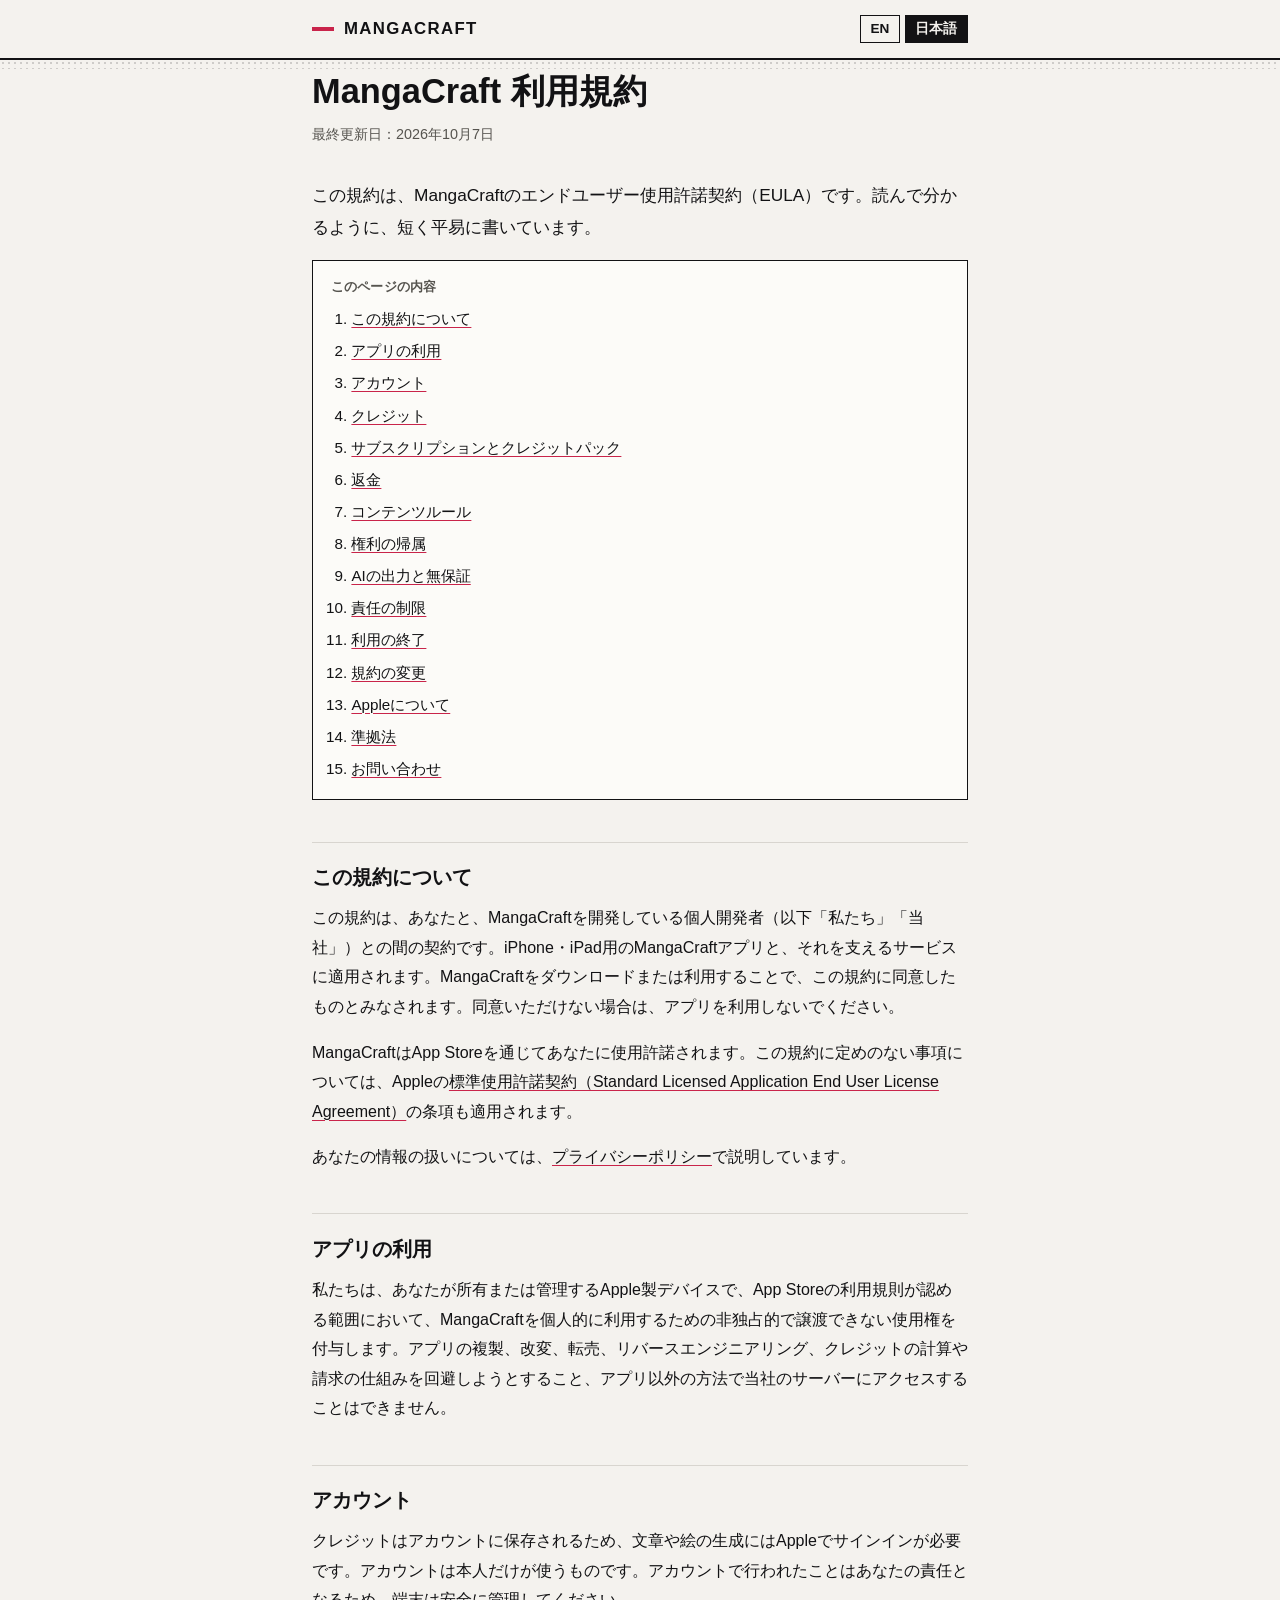
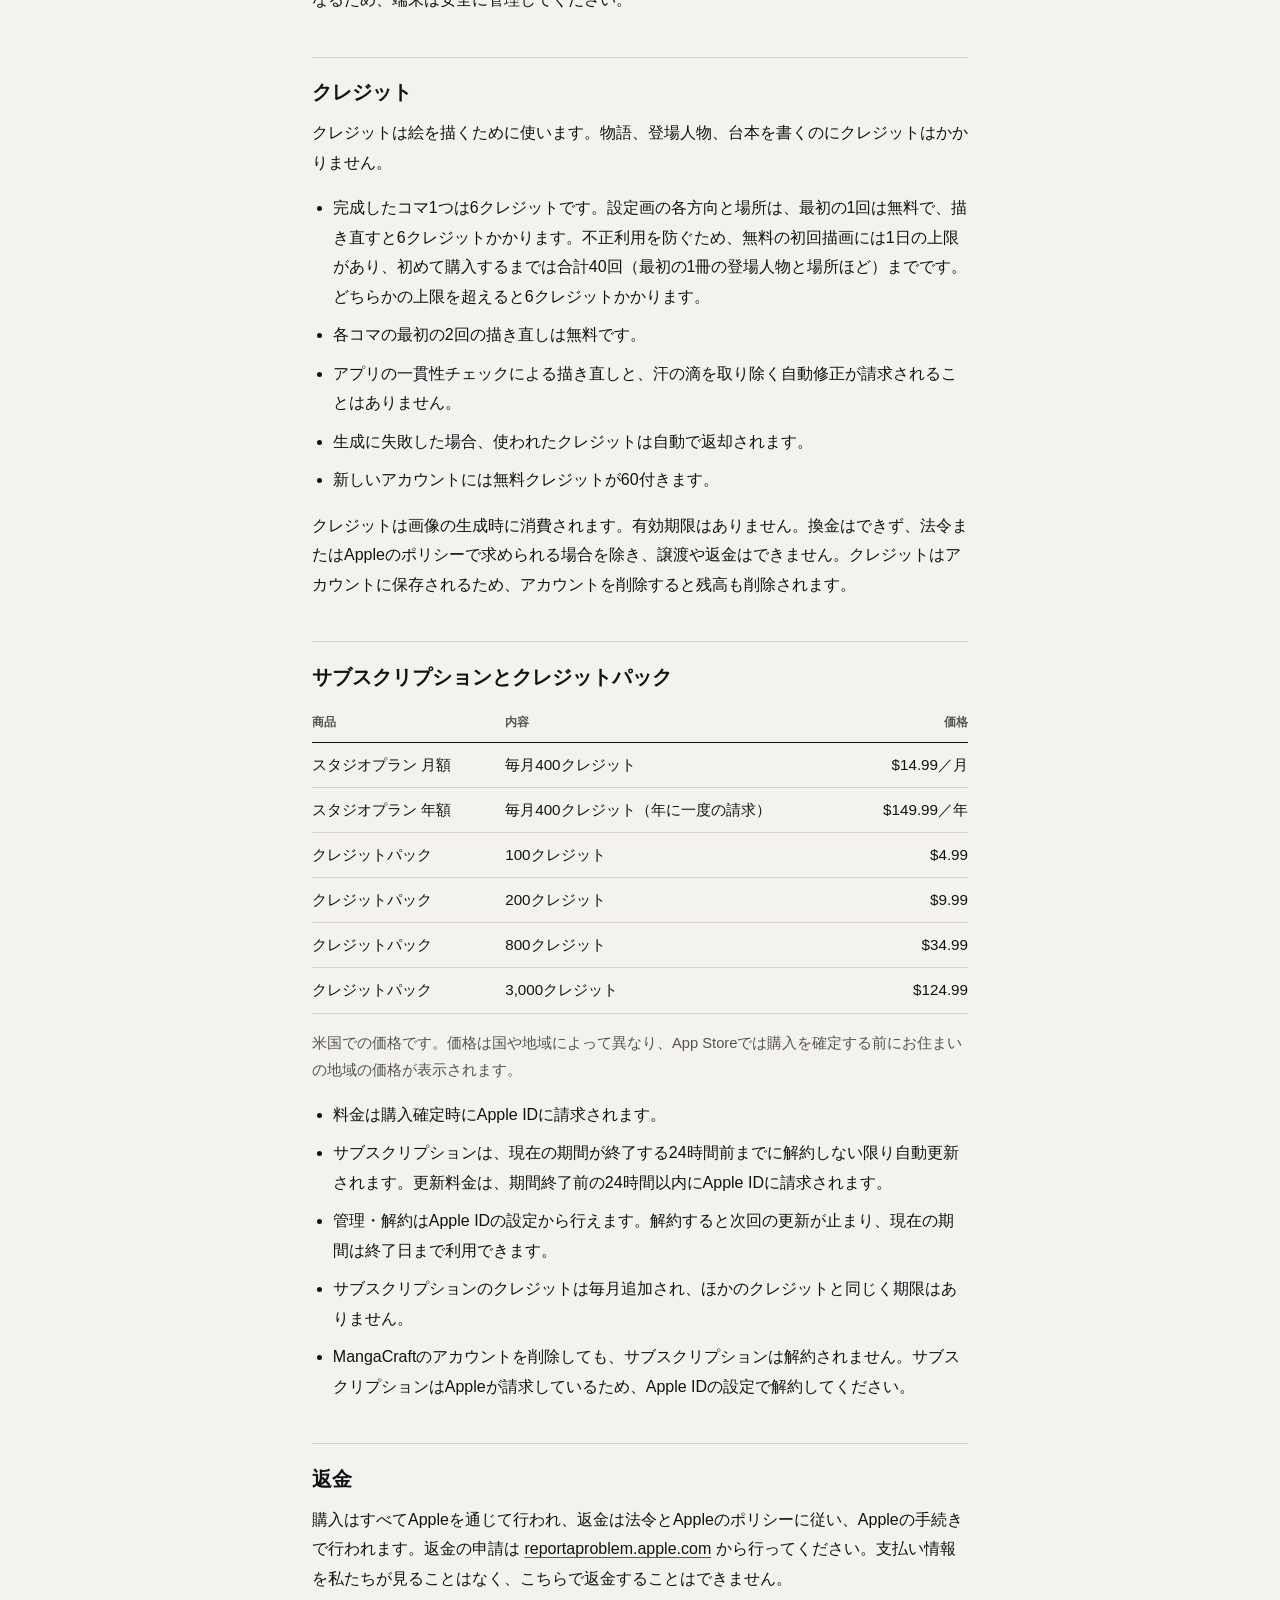
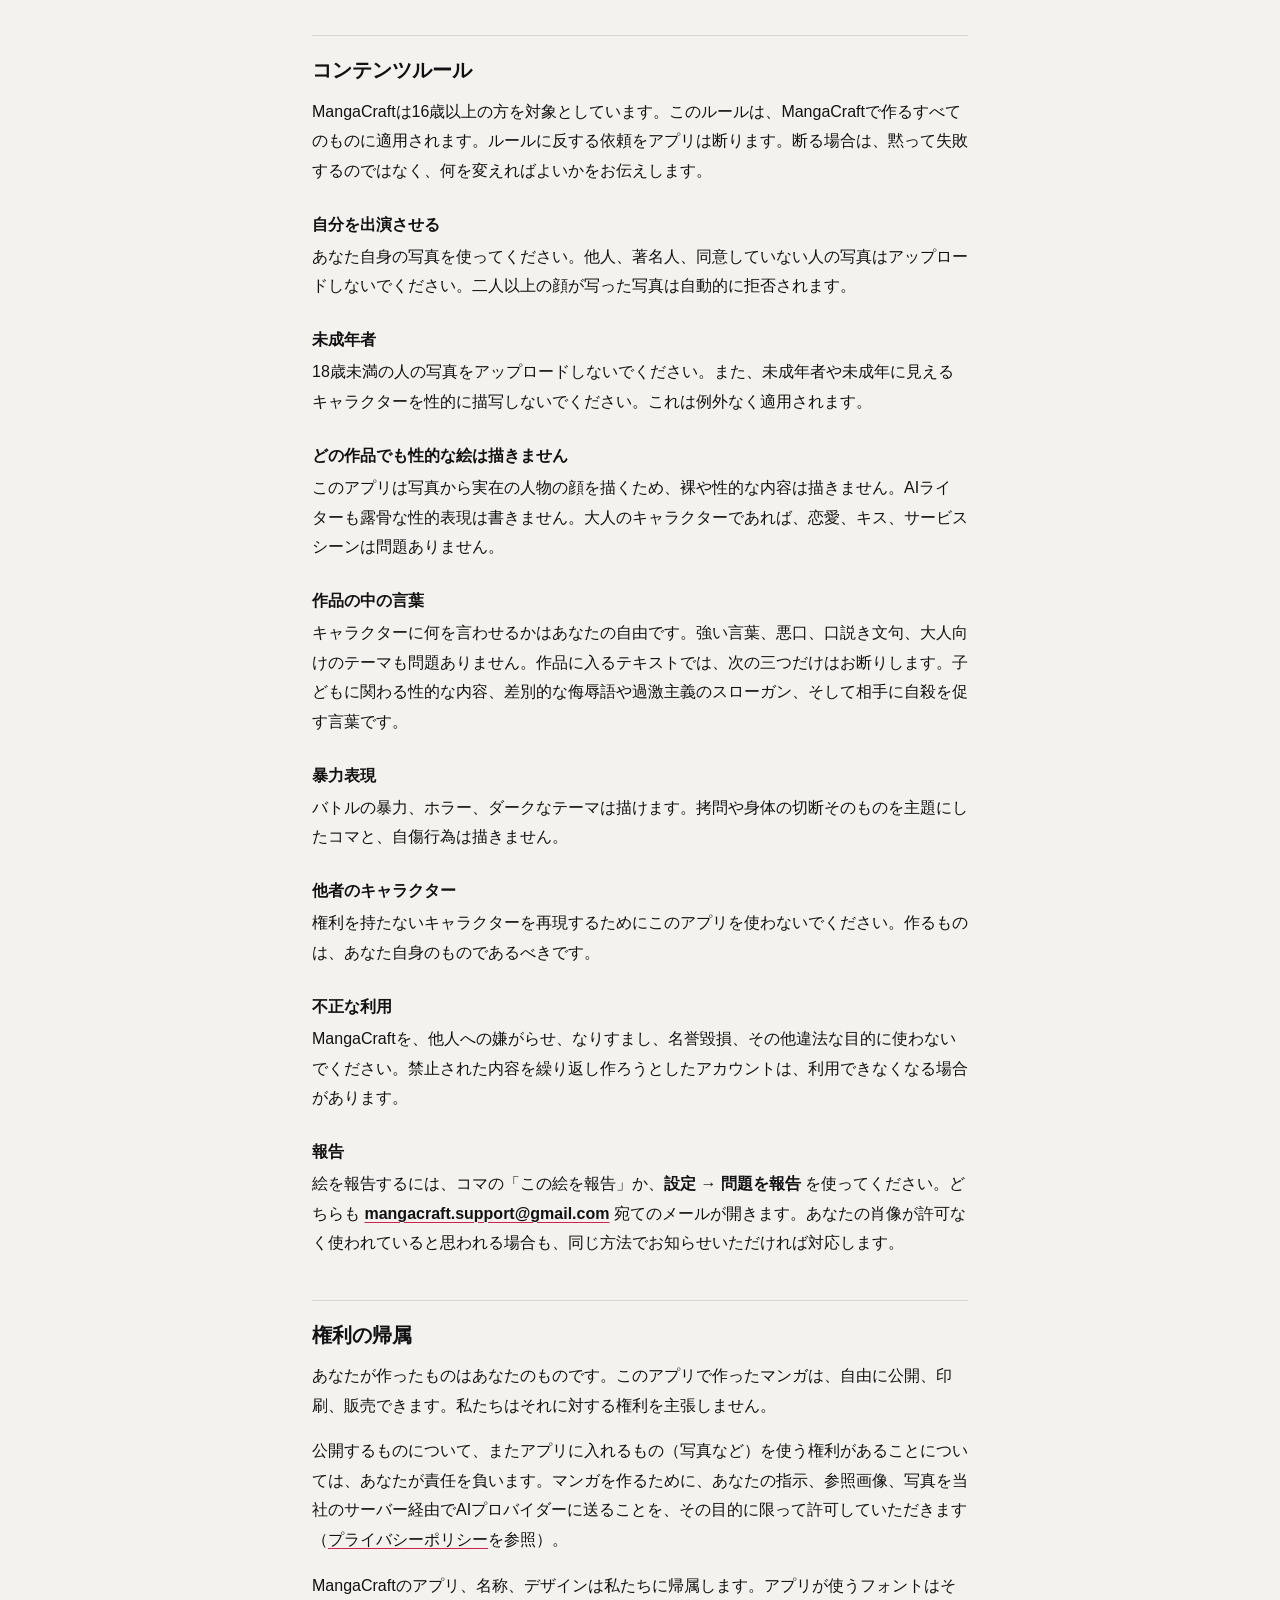
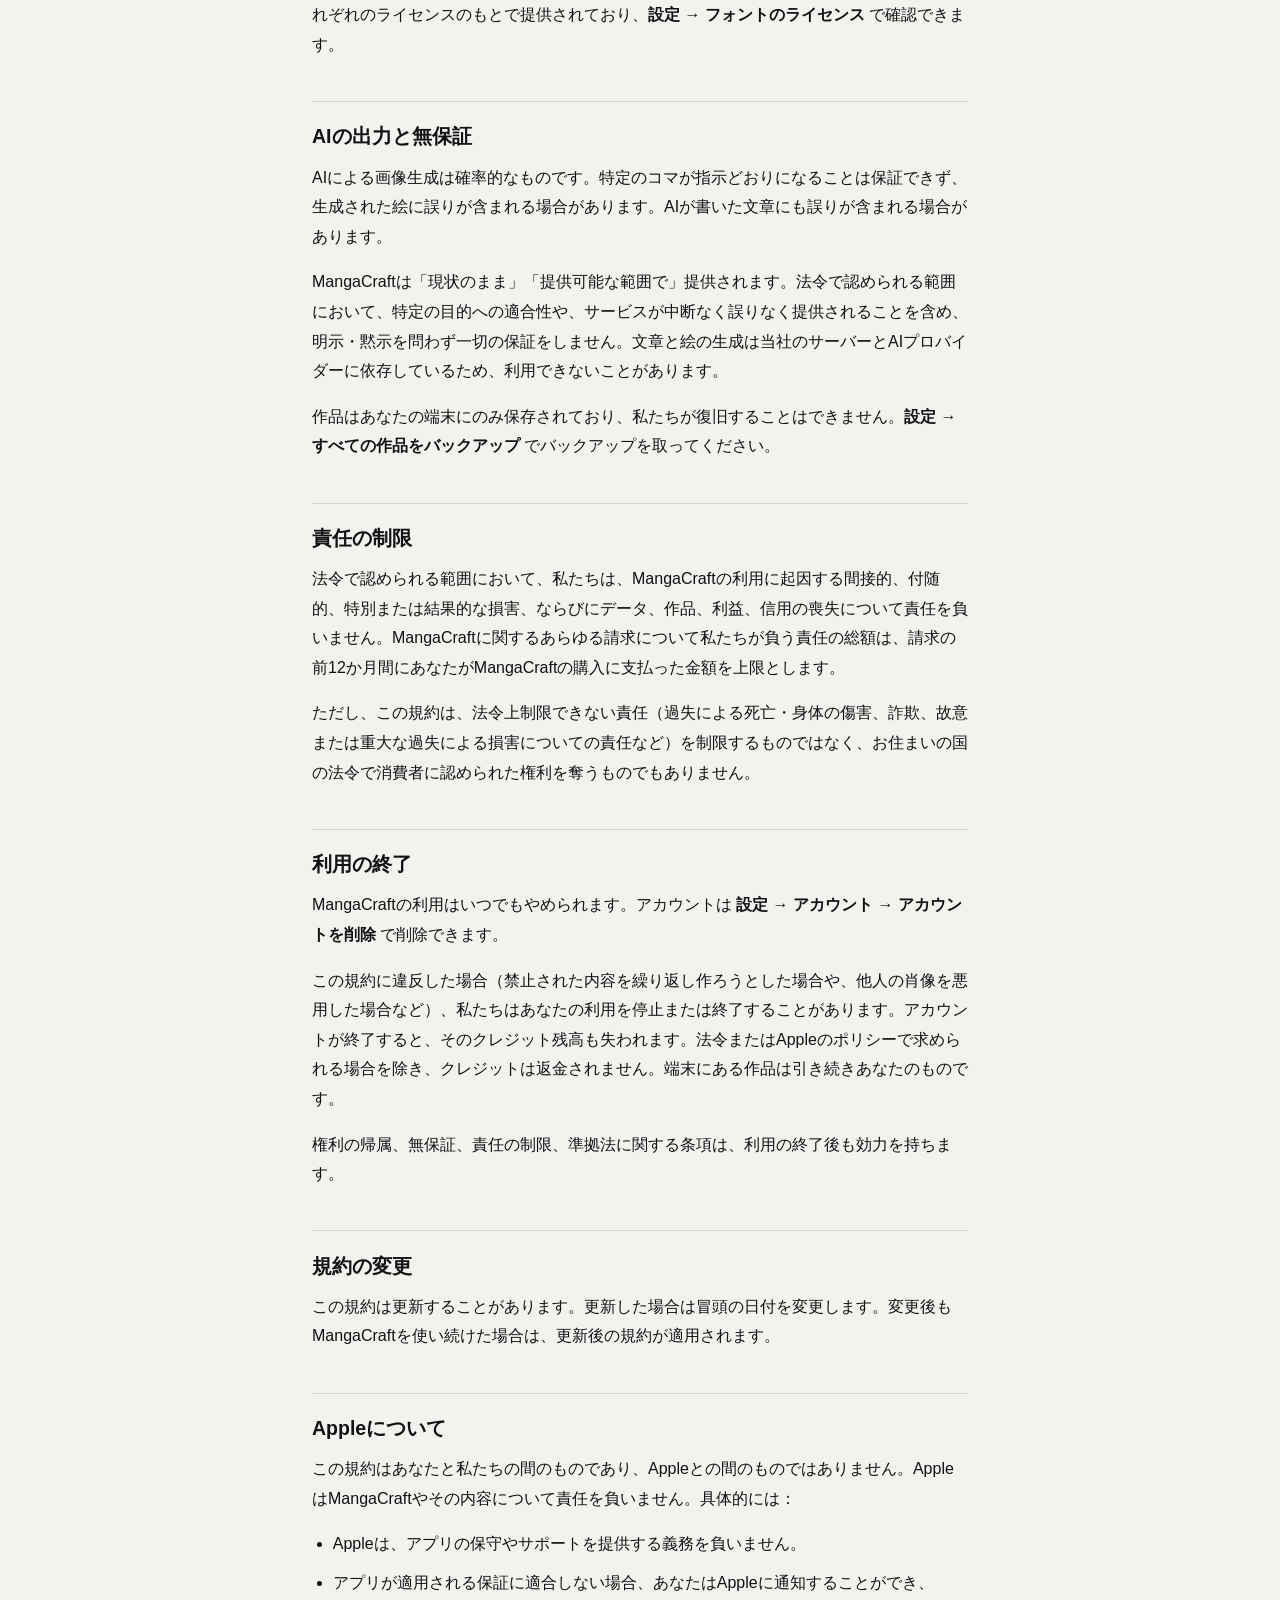
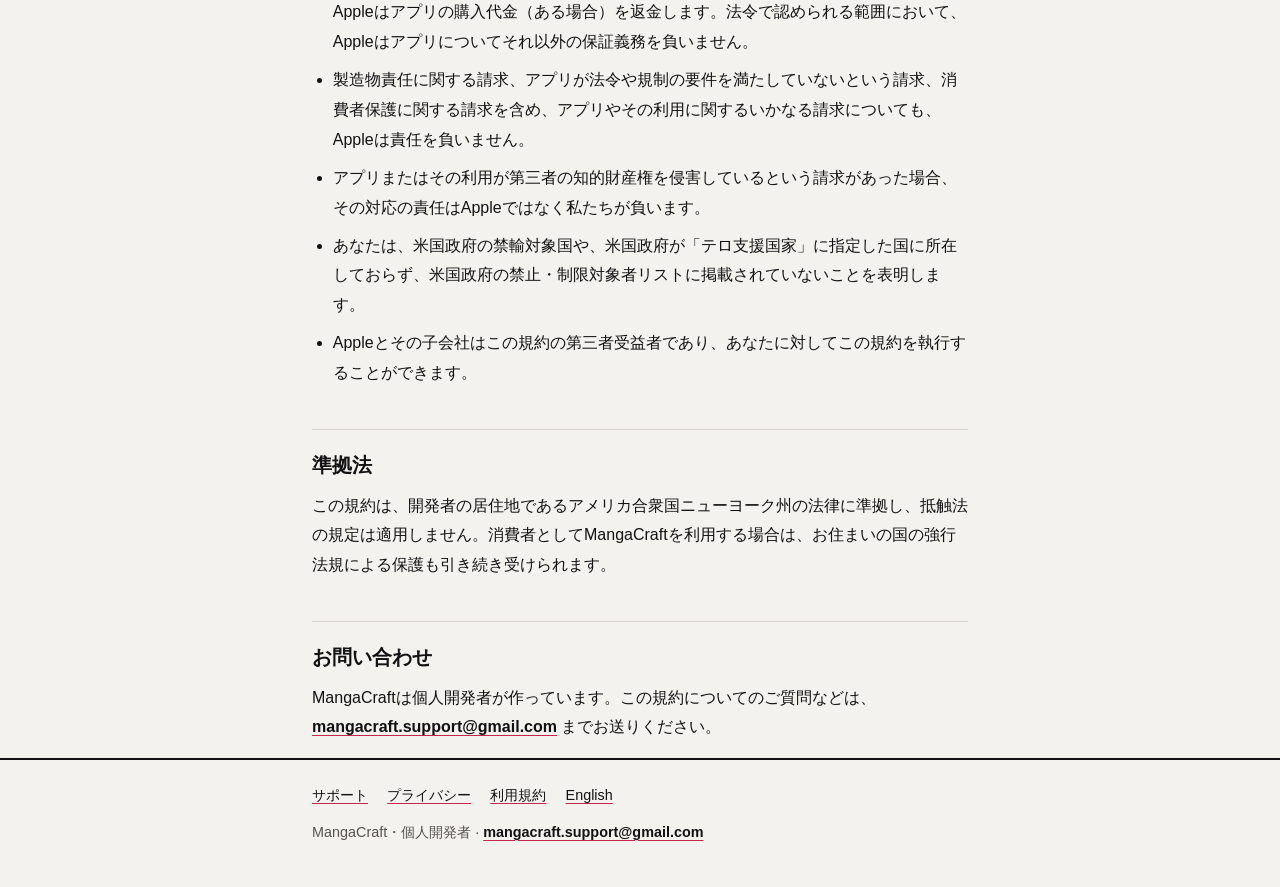
<file: ja/terms.html>
<!DOCTYPE html>
<html lang="ja">
<head>
<meta charset="utf-8">
<meta name="viewport" content="width=device-width, initial-scale=1">
<meta name="color-scheme" content="light dark">
<title>MangaCraft 利用規約</title>
<meta name="description" content="MangaCraftの利用規約（EULA）：サブスクリプション、クレジット、コンテンツルール、権利の帰属、責任について。">
<link rel="stylesheet" href="../style.css">
<link rel="alternate" hreflang="en" href="../terms.html">
<link rel="alternate" hreflang="ja" href="terms.html">
</head>
<body>
<a class="skip" href="#main">本文へ移動</a>
<header class="site-header">
  <div class="wrap">
    <a class="brand" href="index.html">MangaCraft</a>
    <nav class="lang" aria-label="言語">
      <a href="../terms.html" hreflang="en" lang="en">EN</a>
      <a href="terms.html" hreflang="ja" lang="ja" aria-current="page">日本語</a>
    </nav>
  </div>
</header>
<div class="tone" aria-hidden="true"></div>

<main id="main" class="wrap">

<h1>MangaCraft 利用規約</h1>
<p class="updated">最終更新日：2026年10月7日</p>

<p class="lead">この規約は、MangaCraftのエンドユーザー使用許諾契約（EULA）です。読んで分かるように、短く平易に書いています。</p>

<nav class="toc" aria-label="このページの内容">
  <p>このページの内容</p>
  <ol>
    <li><a href="#about">この規約について</a></li>
    <li><a href="#licence">アプリの利用</a></li>
    <li><a href="#account">アカウント</a></li>
    <li><a href="#credits">クレジット</a></li>
    <li><a href="#subscriptions">サブスクリプションとクレジットパック</a></li>
    <li><a href="#refunds">返金</a></li>
    <li><a href="#content-rules">コンテンツルール</a></li>
    <li><a href="#ownership">権利の帰属</a></li>
    <li><a href="#warranty">AIの出力と無保証</a></li>
    <li><a href="#liability">責任の制限</a></li>
    <li><a href="#termination">利用の終了</a></li>
    <li><a href="#changes">規約の変更</a></li>
    <li><a href="#apple">Appleについて</a></li>
    <li><a href="#law">準拠法</a></li>
    <li><a href="#contact">お問い合わせ</a></li>
  </ol>
</nav>

<h2 id="about">この規約について</h2>
<p>この規約は、あなたと、MangaCraftを開発している個人開発者（以下「私たち」「当社」）との間の契約です。iPhone・iPad用のMangaCraftアプリと、それを支えるサービスに適用されます。MangaCraftをダウンロードまたは利用することで、この規約に同意したものとみなされます。同意いただけない場合は、アプリを利用しないでください。</p>
<p>MangaCraftはApp Storeを通じてあなたに使用許諾されます。この規約に定めのない事項については、Appleの<a href="https://www.apple.com/legal/internet-services/itunes/dev/stdeula/">標準使用許諾契約（Standard Licensed Application End User License Agreement）</a>の条項も適用されます。</p>
<p>あなたの情報の扱いについては、<a href="privacy.html">プライバシーポリシー</a>で説明しています。</p>

<h2 id="licence">アプリの利用</h2>
<p>私たちは、あなたが所有または管理するApple製デバイスで、App Storeの利用規則が認める範囲において、MangaCraftを個人的に利用するための非独占的で譲渡できない使用権を付与します。アプリの複製、改変、転売、リバースエンジニアリング、クレジットの計算や請求の仕組みを回避しようとすること、アプリ以外の方法で当社のサーバーにアクセスすることはできません。</p>

<h2 id="account">アカウント</h2>
<p>クレジットはアカウントに保存されるため、文章や絵の生成にはAppleでサインインが必要です。アカウントは本人だけが使うものです。アカウントで行われたことはあなたの責任となるため、端末は安全に管理してください。</p>

<h2 id="credits">クレジット</h2>
<p>クレジットは絵を描くために使います。物語、登場人物、台本を書くのにクレジットはかかりません。</p>
<ul>
  <li>完成したコマ1つは6クレジットです。設定画の各方向と場所は、最初の1回は無料で、描き直すと6クレジットかかります。不正利用を防ぐため、無料の初回描画には1日の上限があり、初めて購入するまでは合計40回（最初の1冊の登場人物と場所ほど）までです。どちらかの上限を超えると6クレジットかかります。</li>
  <li>各コマの最初の2回の描き直しは無料です。</li>
  <li>アプリの一貫性チェックによる描き直しと、汗の滴を取り除く自動修正が請求されることはありません。</li>
  <li>生成に失敗した場合、使われたクレジットは自動で返却されます。</li>
  <li>新しいアカウントには無料クレジットが60付きます。</li>
</ul>
<p>クレジットは画像の生成時に消費されます。有効期限はありません。換金はできず、法令またはAppleのポリシーで求められる場合を除き、譲渡や返金はできません。クレジットはアカウントに保存されるため、アカウントを削除すると残高も削除されます。</p>

<h2 id="subscriptions">サブスクリプションとクレジットパック</h2>
<div class="table-wrap">
  <table>
    <thead><tr><th scope="col">商品</th><th scope="col">内容</th><th scope="col" class="num">価格</th></tr></thead>
    <tbody>
      <tr><td>スタジオプラン 月額</td><td>毎月400クレジット</td><td class="num">$14.99／月</td></tr>
      <tr><td>スタジオプラン 年額</td><td>毎月400クレジット（年に一度の請求）</td><td class="num">$149.99／年</td></tr>
      <tr><td>クレジットパック</td><td>100クレジット</td><td class="num">$4.99</td></tr>
      <tr><td>クレジットパック</td><td>200クレジット</td><td class="num">$9.99</td></tr>
      <tr><td>クレジットパック</td><td>800クレジット</td><td class="num">$34.99</td></tr>
      <tr><td>クレジットパック</td><td>3,000クレジット</td><td class="num">$124.99</td></tr>
    </tbody>
  </table>
</div>
<p class="note">米国での価格です。価格は国や地域によって異なり、App Storeでは購入を確定する前にお住まいの地域の価格が表示されます。</p>
<ul>
  <li>料金は購入確定時にApple IDに請求されます。</li>
  <li>サブスクリプションは、現在の期間が終了する24時間前までに解約しない限り自動更新されます。更新料金は、期間終了前の24時間以内にApple IDに請求されます。</li>
  <li>管理・解約はApple IDの設定から行えます。解約すると次回の更新が止まり、現在の期間は終了日まで利用できます。</li>
  <li>サブスクリプションのクレジットは毎月追加され、ほかのクレジットと同じく期限はありません。</li>
  <li>MangaCraftのアカウントを削除しても、サブスクリプションは解約されません。サブスクリプションはAppleが請求しているため、Apple IDの設定で解約してください。</li>
</ul>

<h2 id="refunds">返金</h2>
<p>購入はすべてAppleを通じて行われ、返金は法令とAppleのポリシーに従い、Appleの手続きで行われます。返金の申請は <a href="https://reportaproblem.apple.com">reportaproblem.apple.com</a> から行ってください。支払い情報を私たちが見ることはなく、こちらで返金することはできません。</p>

<h2 id="content-rules">コンテンツルール</h2>
<p>MangaCraftは16歳以上の方を対象としています。このルールは、MangaCraftで作るすべてのものに適用されます。ルールに反する依頼をアプリは断ります。断る場合は、黙って失敗するのではなく、何を変えればよいかをお伝えします。</p>

<h3 id="casting-yourself">自分を出演させる</h3>
<p>あなた自身の写真を使ってください。他人、著名人、同意していない人の写真はアップロードしないでください。二人以上の顔が写った写真は自動的に拒否されます。</p>

<h3 id="minors">未成年者</h3>
<p>18歳未満の人の写真をアップロードしないでください。また、未成年者や未成年に見えるキャラクターを性的に描写しないでください。これは例外なく適用されます。</p>

<h3 id="nothing-sexual">どの作品でも性的な絵は描きません</h3>
<p>このアプリは写真から実在の人物の顔を描くため、裸や性的な内容は描きません。AIライターも露骨な性的表現は書きません。大人のキャラクターであれば、恋愛、キス、サービスシーンは問題ありません。</p>

<h3 id="words">作品の中の言葉</h3>
<p>キャラクターに何を言わせるかはあなたの自由です。強い言葉、悪口、口説き文句、大人向けのテーマも問題ありません。作品に入るテキストでは、次の三つだけはお断りします。子どもに関わる性的な内容、差別的な侮辱語や過激主義のスローガン、そして相手に自殺を促す言葉です。</p>

<h3 id="violence">暴力表現</h3>
<p>バトルの暴力、ホラー、ダークなテーマは描けます。拷問や身体の切断そのものを主題にしたコマと、自傷行為は描きません。</p>

<h3 id="others-characters">他者のキャラクター</h3>
<p>権利を持たないキャラクターを再現するためにこのアプリを使わないでください。作るものは、あなた自身のものであるべきです。</p>

<h3 id="misuse">不正な利用</h3>
<p>MangaCraftを、他人への嫌がらせ、なりすまし、名誉毀損、その他違法な目的に使わないでください。禁止された内容を繰り返し作ろうとしたアカウントは、利用できなくなる場合があります。</p>

<h3 id="reporting">報告</h3>
<p>絵を報告するには、コマの「この絵を報告」か、<span class="ui">設定 → 問題を報告</span> を使ってください。どちらも <a href="mailto:mangacraft.support@gmail.com">mangacraft.support@gmail.com</a> 宛てのメールが開きます。あなたの肖像が許可なく使われていると思われる場合も、同じ方法でお知らせいただければ対応します。</p>

<h2 id="ownership">権利の帰属</h2>
<p>あなたが作ったものはあなたのものです。このアプリで作ったマンガは、自由に公開、印刷、販売できます。私たちはそれに対する権利を主張しません。</p>
<p>公開するものについて、またアプリに入れるもの（写真など）を使う権利があることについては、あなたが責任を負います。マンガを作るために、あなたの指示、参照画像、写真を当社のサーバー経由でAIプロバイダーに送ることを、その目的に限って許可していただきます（<a href="privacy.html">プライバシーポリシー</a>を参照）。</p>
<p>MangaCraftのアプリ、名称、デザインは私たちに帰属します。アプリが使うフォントはそれぞれのライセンスのもとで提供されており、<span class="ui">設定 → フォントのライセンス</span> で確認できます。</p>

<h2 id="warranty">AIの出力と無保証</h2>
<p>AIによる画像生成は確率的なものです。特定のコマが指示どおりになることは保証できず、生成された絵に誤りが含まれる場合があります。AIが書いた文章にも誤りが含まれる場合があります。</p>
<p>MangaCraftは「現状のまま」「提供可能な範囲で」提供されます。法令で認められる範囲において、特定の目的への適合性や、サービスが中断なく誤りなく提供されることを含め、明示・黙示を問わず一切の保証をしません。文章と絵の生成は当社のサーバーとAIプロバイダーに依存しているため、利用できないことがあります。</p>
<p>作品はあなたの端末にのみ保存されており、私たちが復旧することはできません。<span class="ui">設定 → すべての作品をバックアップ</span> でバックアップを取ってください。</p>

<h2 id="liability">責任の制限</h2>
<p>法令で認められる範囲において、私たちは、MangaCraftの利用に起因する間接的、付随的、特別または結果的な損害、ならびにデータ、作品、利益、信用の喪失について責任を負いません。MangaCraftに関するあらゆる請求について私たちが負う責任の総額は、請求の前12か月間にあなたがMangaCraftの購入に支払った金額を上限とします。</p>
<p>ただし、この規約は、法令上制限できない責任（過失による死亡・身体の傷害、詐欺、故意または重大な過失による損害についての責任など）を制限するものではなく、お住まいの国の法令で消費者に認められた権利を奪うものでもありません。</p>

<h2 id="termination">利用の終了</h2>
<p>MangaCraftの利用はいつでもやめられます。アカウントは <span class="ui">設定 → アカウント → アカウントを削除</span> で削除できます。</p>
<p>この規約に違反した場合（禁止された内容を繰り返し作ろうとした場合や、他人の肖像を悪用した場合など）、私たちはあなたの利用を停止または終了することがあります。アカウントが終了すると、そのクレジット残高も失われます。法令またはAppleのポリシーで求められる場合を除き、クレジットは返金されません。端末にある作品は引き続きあなたのものです。</p>
<p>権利の帰属、無保証、責任の制限、準拠法に関する条項は、利用の終了後も効力を持ちます。</p>

<h2 id="changes">規約の変更</h2>
<p>この規約は更新することがあります。更新した場合は冒頭の日付を変更します。変更後もMangaCraftを使い続けた場合は、更新後の規約が適用されます。</p>

<h2 id="apple">Appleについて</h2>
<p>この規約はあなたと私たちの間のものであり、Appleとの間のものではありません。AppleはMangaCraftやその内容について責任を負いません。具体的には：</p>
<ul>
  <li>Appleは、アプリの保守やサポートを提供する義務を負いません。</li>
  <li>アプリが適用される保証に適合しない場合、あなたはAppleに通知することができ、Appleはアプリの購入代金（ある場合）を返金します。法令で認められる範囲において、Appleはアプリについてそれ以外の保証義務を負いません。</li>
  <li>製造物責任に関する請求、アプリが法令や規制の要件を満たしていないという請求、消費者保護に関する請求を含め、アプリやその利用に関するいかなる請求についても、Appleは責任を負いません。</li>
  <li>アプリまたはその利用が第三者の知的財産権を侵害しているという請求があった場合、その対応の責任はAppleではなく私たちが負います。</li>
  <li>あなたは、米国政府の禁輸対象国や、米国政府が「テロ支援国家」に指定した国に所在しておらず、米国政府の禁止・制限対象者リストに掲載されていないことを表明します。</li>
  <li>Appleとその子会社はこの規約の第三者受益者であり、あなたに対してこの規約を執行することができます。</li>
</ul>

<h2 id="law">準拠法</h2>
<p>この規約は、開発者の居住地であるアメリカ合衆国ニューヨーク州の法律に準拠し、抵触法の規定は適用しません。消費者としてMangaCraftを利用する場合は、お住まいの国の強行法規による保護も引き続き受けられます。</p>

<h2 id="contact">お問い合わせ</h2>
<p>MangaCraftは個人開発者が作っています。この規約についてのご質問などは、<a href="mailto:mangacraft.support@gmail.com">mangacraft.support@gmail.com</a> までお送りください。</p>

</main>

<footer class="site-footer">
  <div class="wrap">
    <nav aria-label="サイト">
      <a href="index.html">サポート</a>
      <a href="privacy.html">プライバシー</a>
      <a href="terms.html">利用規約</a>
      <a href="../terms.html" hreflang="en" lang="en">English</a>
    </nav>
    <p>MangaCraft・個人開発者 · <a href="mailto:mangacraft.support@gmail.com">mangacraft.support@gmail.com</a></p>
  </div>
</footer>
</body>
</html>
</file>
<file: style.css>
/* MangaCraft — shared style for the support, privacy and terms pages.
   Paper and ink, like the app. No web fonts, no scripts, no trackers. */

:root {
  --paper: #F4F2EE;
  --card: #FCFBF8;
  --ink: #121214;
  --muted: #56544F;
  --rule: #D8D5CF;
  --accent: #C9244A;
  --tone: rgba(18, 18, 20, 0.17);
  color-scheme: light dark;
}

@media (prefers-color-scheme: dark) {
  :root {
    --paper: #121315;
    --card: #1A1C1F;
    --ink: #ECEAE5;
    --muted: #A3A099;
    --rule: #2E3034;
    --accent: #F0718D;
    --tone: rgba(236, 234, 229, 0.13);
  }
}

* { box-sizing: border-box; }

html {
  -webkit-text-size-adjust: 100%;
  text-size-adjust: 100%;
}

body {
  margin: 0;
  background: var(--paper);
  color: var(--ink);
  font: 16px/1.65 -apple-system, BlinkMacSystemFont, "Segoe UI", "Helvetica Neue", Helvetica, Arial, sans-serif;
}

body:lang(ja) {
  font-family: -apple-system, BlinkMacSystemFont, "Hiragino Sans", "Hiragino Kaku Gothic ProN",
               "Noto Sans JP", "Yu Gothic", "YuGothic", Meiryo, sans-serif;
  line-height: 1.85;
  line-break: strict;
}

/* Column: 44rem of text, a 16px gutter on phones. */
.wrap {
  max-width: 44rem;
  margin: 0 auto;
  padding: 0 1rem;
}
@media (min-width: 40rem) {
  .wrap { padding: 0 1.5rem; }
}

.skip {
  position: absolute;
  left: -999px;
  top: 0;
}
.skip:focus {
  left: 1rem;
  top: .5rem;
  background: var(--ink);
  color: var(--paper);
  padding: .4rem .7rem;
  z-index: 10;
}

/* Header: the name, and the language switch. */
.site-header {
  border-bottom: 2px solid var(--ink);
}
.site-header .wrap {
  display: flex;
  align-items: center;
  justify-content: space-between;
  gap: 1rem;
  min-height: 3.6rem;
}
.brand {
  display: inline-flex;
  align-items: center;
  gap: .6rem;
  color: var(--ink);
  text-decoration: none;
  font-weight: 800;
  font-size: 1.05rem;
  letter-spacing: .08em;
  text-transform: uppercase;
}
.brand::before {
  content: "";
  display: block;
  width: 1.4rem;
  height: .22rem;
  background: var(--accent);
}
.brand:hover { color: var(--ink); }

.lang {
  display: flex;
  gap: .3rem;
  font-size: .85rem;
  line-height: 1.2;
}
.lang a {
  display: inline-block;
  padding: .3rem .6rem;
  border: 1.5px solid var(--ink);
  color: var(--ink);
  text-decoration: none;
  font-weight: 600;
}
.lang a[aria-current] {
  background: var(--ink);
  color: var(--paper);
}

/* A strip of screentone under the header. */
.tone {
  height: .6rem;
  background-image: radial-gradient(circle, var(--tone) 1px, transparent 1.4px);
  background-size: 6px 6px;
}

main {
  padding-top: 2.4rem;
  padding-bottom: 3.5rem;
}

h1 {
  font-size: clamp(1.7rem, 6vw, 2.15rem);
  line-height: 1.15;
  letter-spacing: -.02em;
  margin: 0 0 .45rem;
}
:lang(ja) h1 { letter-spacing: 0; line-height: 1.3; }

.updated {
  color: var(--muted);
  font-size: .9rem;
  margin: 0 0 2rem;
}

.lead { font-size: 1.08rem; }

h2 {
  font-size: 1.22rem;
  line-height: 1.3;
  letter-spacing: -.01em;
  margin: 2.6rem 0 .8rem;
  padding-top: 1.4rem;
  border-top: 1px solid var(--rule);
  scroll-margin-top: 1rem;
}
:lang(ja) h2 { letter-spacing: 0; }

h3 {
  font-size: 1.02rem;
  line-height: 1.35;
  margin: 1.7rem 0 .45rem;
  scroll-margin-top: 1rem;
}

p { margin: 0 0 1rem; }
ul, ol { margin: 0 0 1rem; padding-left: 1.3rem; }
li { margin: 0 0 .55rem; }
li > ul, li > ol { margin-top: .5rem; }
ol.steps > li::marker { font-weight: 700; }

strong { font-weight: 650; }

a {
  color: var(--ink);
  text-decoration-line: underline;
  text-decoration-color: var(--accent);
  text-decoration-thickness: .09em;
  text-underline-offset: .2em;
}
a:hover { color: var(--accent); }
a:focus-visible {
  outline: 2px solid var(--accent);
  outline-offset: 2px;
}
a[href^="mailto:"] {
  font-weight: 600;
  overflow-wrap: anywhere;
}

/* Names of buttons and screens in the app. */
.ui { font-weight: 600; }

.box {
  background: var(--card);
  border-left: 3px solid var(--accent);
  padding: .9rem 1rem;
  margin: 1.4rem 0;
}
.box > :last-child { margin-bottom: 0; }

.note {
  color: var(--muted);
  font-size: .92rem;
}

/* "On this page" */
.toc {
  background: var(--card);
  border: 1.5px solid var(--ink);
  padding: .9rem 1.1rem .5rem;
  margin: 0 0 2rem;
}
.toc p {
  font-size: .8rem;
  font-weight: 700;
  letter-spacing: .06em;
  text-transform: uppercase;
  color: var(--muted);
  margin: 0 0 .4rem;
}
:lang(ja) .toc p { letter-spacing: .02em; }
.toc ol {
  margin: 0 0 .5rem;
  padding-left: 1.3rem;
  font-size: .95rem;
}
.toc li { margin: 0 0 .25rem; }

/* Prices and costs. */
.table-wrap {
  overflow-x: auto;
  margin: 0 0 1rem;
}
table {
  width: 100%;
  border-collapse: collapse;
  font-size: .95rem;
}
th, td {
  text-align: left;
  vertical-align: top;
  padding: .5rem .75rem .5rem 0;
  border-bottom: 1px solid var(--rule);
}
thead th {
  font-size: .78rem;
  font-weight: 700;
  letter-spacing: .05em;
  text-transform: uppercase;
  color: var(--muted);
  border-bottom: 1.5px solid var(--ink);
}
:lang(ja) thead th { letter-spacing: .02em; }
.num {
  text-align: right;
  padding-right: 0;
  white-space: nowrap;
  font-variant-numeric: tabular-nums;
}

/* Questions and answers. */
dl.faq { margin: 0 0 1rem; }
dl.faq dt {
  font-weight: 650;
  margin: 1.3rem 0 .3rem;
}
dl.faq dd { margin: 0 0 .8rem; }
dl.faq dd > :last-child { margin-bottom: 0; }

code {
  font-family: ui-monospace, SFMono-Regular, Menlo, monospace;
  font-size: .9em;
}

/* Footer. */
.site-footer {
  border-top: 2px solid var(--ink);
  padding: 1.4rem 0 2.6rem;
  font-size: .9rem;
  color: var(--muted);
}
.site-footer nav {
  display: flex;
  flex-wrap: wrap;
  gap: .3rem 1.2rem;
  margin: 0 0 .6rem;
}
.site-footer p { margin: 0; }

/* Download button: the app's ink slab with the red offset drop. */
.get { display: flex; flex-wrap: wrap; align-items: center; gap: 0.6rem 1rem; margin: 1.4rem 0 2rem; }
.get-button { display: inline-block; padding: 0.8rem 1.3rem; background: var(--ink); color: var(--paper); border: 2px solid var(--ink); box-shadow: 5px 5px 0 var(--accent); font-weight: 700; text-decoration: none; }
.get-button:hover { color: var(--paper); transform: translate(-1px, -1px); box-shadow: 6px 6px 0 var(--accent); }
.get-note { color: var(--muted); font-size: 0.95rem; }
</file>
